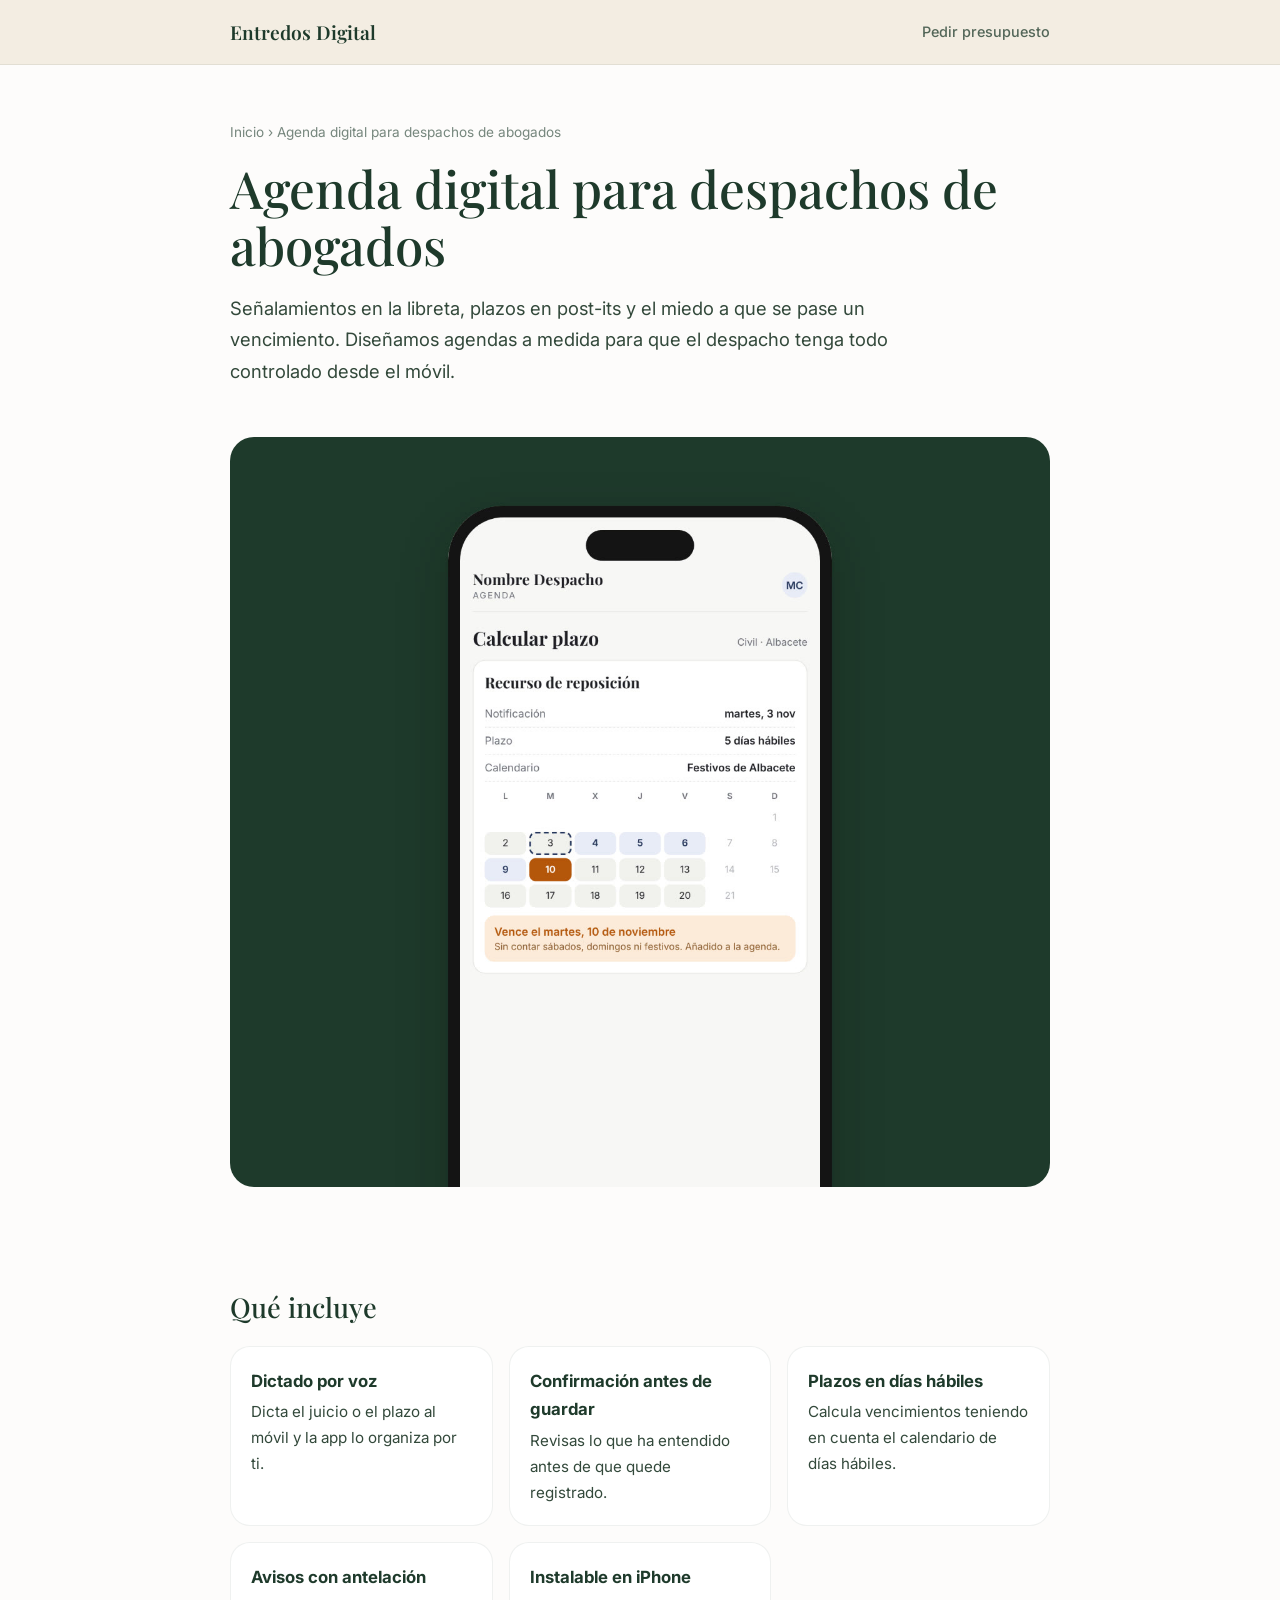
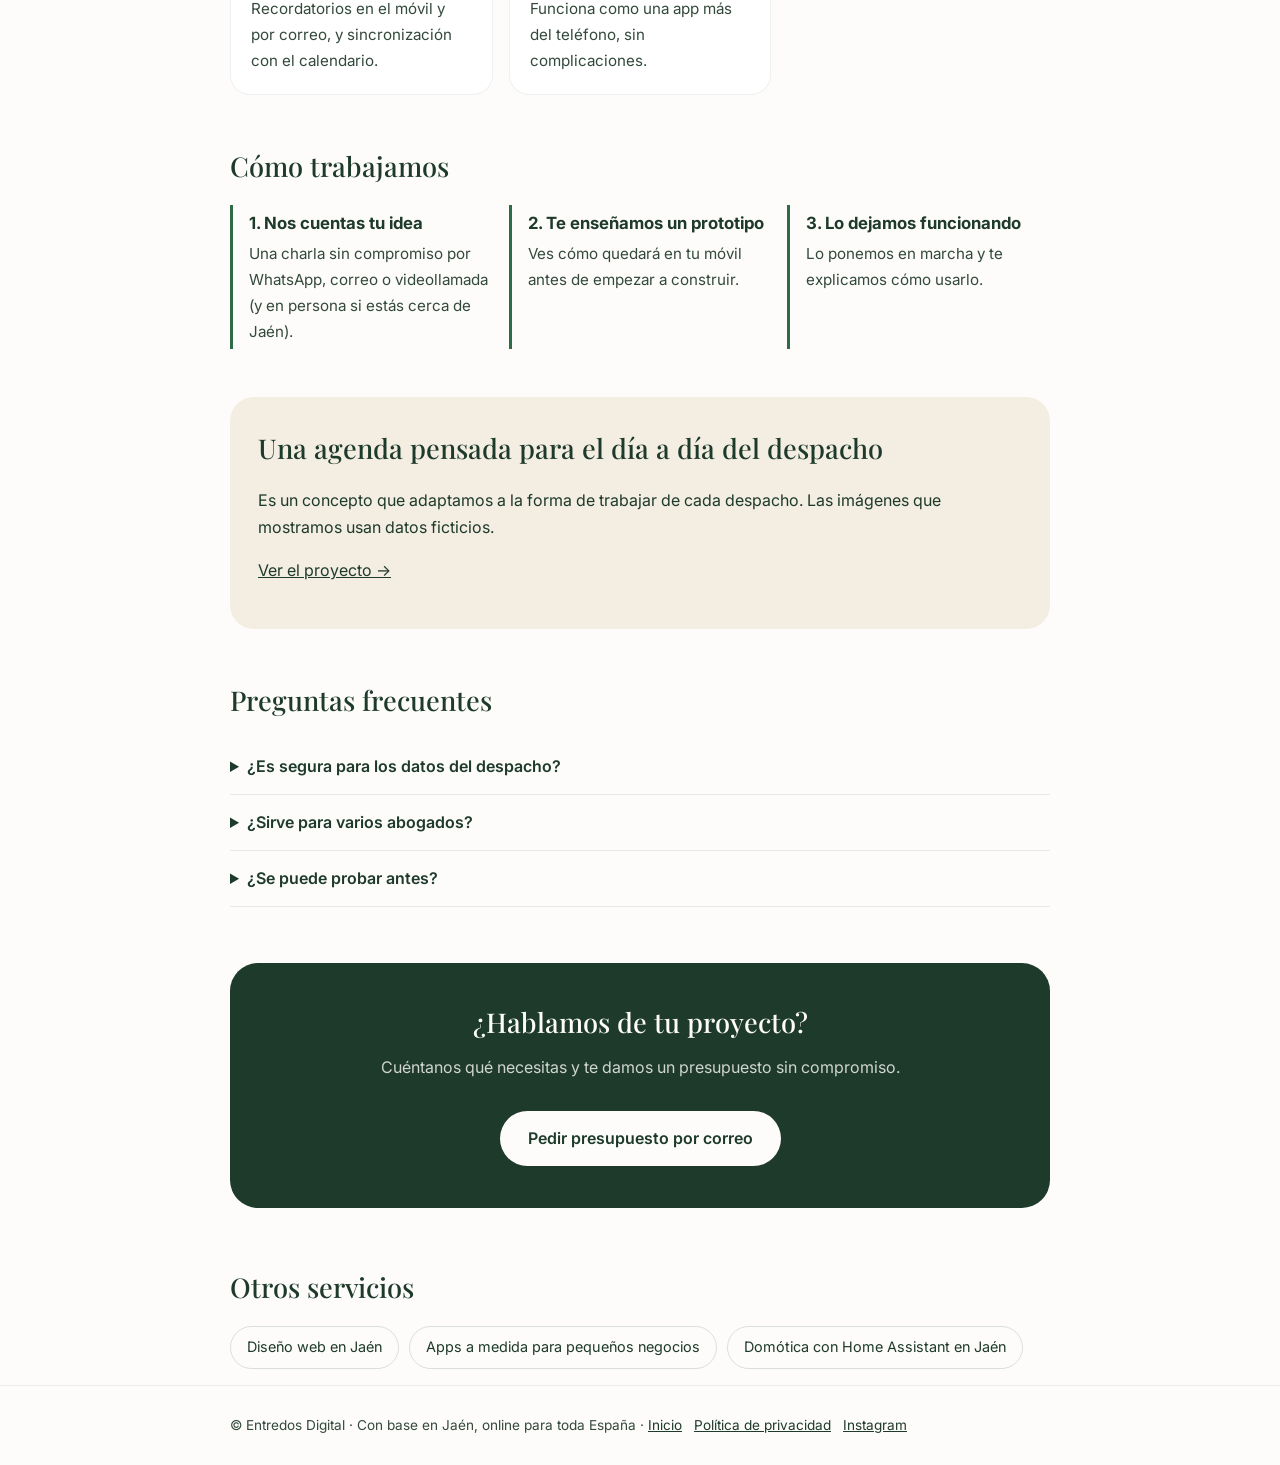
<file: agenda-abogados/index.html>
<!doctype html>
<html lang="es">
<head>
<meta charset="UTF-8" />
<meta name="viewport" content="width=device-width, initial-scale=1.0" />
<title>Agenda para despachos de abogados: plazos y señalamientos | Entredos Digital</title>
<meta name="description" content="Agenda a medida para despachos: dicta juicios y plazos al móvil, calcula vencimientos en días hábiles y recibe avisos a tiempo." />
<meta name="robots" content="index, follow, max-image-preview:large" />
<link rel="canonical" href="https://entredosdigital.netlify.app/agenda-abogados/" />
<meta property="og:type" content="website" />
<meta property="og:locale" content="es_ES" />
<meta property="og:site_name" content="Entredos Digital" />
<meta property="og:url" content="https://entredosdigital.netlify.app/agenda-abogados/" />
<meta property="og:title" content="Agenda para despachos de abogados: plazos y señalamientos | Entredos Digital" />
<meta property="og:description" content="Agenda a medida para despachos: dicta juicios y plazos al móvil, calcula vencimientos en días hábiles y recibe avisos a tiempo." />
<meta property="og:image" content="https://entredosdigital.netlify.app/assets/agenda-juridica-DWU9YuHh.jpg" />
<meta name="twitter:card" content="summary_large_image" />
<link rel="icon" type="image/png" href="/favicon.png" />
<link rel="apple-touch-icon" href="/apple-touch-icon.png" />
<meta name="theme-color" content="#1E3A2B" />
<link rel="preconnect" href="https://fonts.googleapis.com" />
<link rel="preconnect" href="https://fonts.gstatic.com" crossorigin />
<link href="https://fonts.googleapis.com/css2?family=Inter:wght@400;500;600&family=Playfair+Display:wght@500;600&display=swap" rel="stylesheet" />
<style>
:root{--crema:#F3EDE2;--fondo:#fdfcfb;--verde:#1E3A2B;--acento:#2F6B47;--texto:#33493b}
*{box-sizing:border-box}
body{margin:0;background:var(--fondo);color:var(--verde);font:16px/1.7 Inter,system-ui,sans-serif;-webkit-font-smoothing:antialiased}
a{color:var(--verde)}
.wrap{max-width:860px;margin:0 auto;padding:0 20px}
header{background:var(--crema);border-bottom:1px solid rgba(30,58,43,.08)}
header .wrap{display:flex;align-items:center;justify-content:space-between;height:64px}
header a{text-decoration:none}
.marca{font-family:"Playfair Display",serif;font-weight:600;font-size:1.2rem}
.volver{font-size:.9rem;font-weight:500;opacity:.75}
.hero{padding:56px 0 32px}
.migas{font-size:.85rem;opacity:.6;margin-bottom:16px}
.migas a{text-decoration:none}
h1{font-family:"Playfair Display",serif;font-weight:500;font-size:clamp(2.1rem,6vw,3.2rem);line-height:1.12;margin:0 0 16px}
h2{font-family:"Playfair Display",serif;font-weight:500;font-size:1.7rem;margin:48px 0 16px}
h3{font-size:1.05rem;margin:0 0 4px}
.lead{font-size:1.15rem;color:var(--texto);max-width:680px}
.foto{width:100%;border-radius:24px;margin:32px 0 8px;aspect-ratio:16/10;object-fit:cover;background:var(--crema)}
.lista{display:grid;gap:16px;grid-template-columns:repeat(auto-fit,minmax(240px,1fr));padding:0;list-style:none}
.lista li{background:#fff;border:1px solid rgba(30,58,43,.07);border-radius:20px;padding:20px}
.lista p,.paso p,.faq p{margin:0;color:var(--texto);font-size:.95rem}
.pasos{display:grid;gap:16px;grid-template-columns:repeat(auto-fit,minmax(220px,1fr))}
.paso{border-left:3px solid var(--acento);padding:4px 0 4px 16px}
.ejemplo{background:var(--crema);border-radius:24px;padding:28px;margin-top:48px}
.ejemplo h2{margin-top:0}
.faq details{border-bottom:1px solid rgba(30,58,43,.1);padding:14px 0}
.faq summary{cursor:pointer;font-weight:600}
.faq p{margin-top:8px}
.cta{background:var(--verde);color:var(--fondo);border-radius:28px;padding:36px 28px;margin:56px 0;text-align:center}
.cta h2{margin:0 0 8px;color:var(--fondo)}
.cta p{opacity:.8;margin:0 0 24px}
.btn{display:inline-block;padding:14px 28px;border-radius:999px;font-weight:600;text-decoration:none;margin:6px}
.btn-claro{background:var(--fondo);color:var(--verde)}
.btn-borde{border:1px solid rgba(253,252,251,.5);color:var(--fondo)}
.otros{display:flex;flex-wrap:wrap;gap:10px;padding:0;list-style:none}
.otros a{display:inline-block;padding:8px 16px;border:1px solid rgba(30,58,43,.15);border-radius:999px;text-decoration:none;font-size:.9rem}
footer{border-top:1px solid rgba(30,58,43,.08);padding:28px 0;font-size:.85rem;color:var(--texto)}
footer a{margin-right:12px}
</style>
<script type="application/ld+json">[{"@context":"https://schema.org","@type":"Service","name":"Agenda digital para despachos de abogados","description":"Agenda a medida para despachos: dicta juicios y plazos al móvil, calcula vencimientos en días hábiles y recibe avisos a tiempo.","serviceType":"Agenda digital para despachos de abogados","areaServed":[{"@type":"Country","name":"España"},{"@type":"City","name":"Jaén"},{"@type":"City","name":"Mengíbar"}],"provider":{"@type":"ProfessionalService","name":"Entredos Digital","url":"https://entredosdigital.netlify.app/"},"url":"https://entredosdigital.netlify.app/agenda-abogados/"},{"@context":"https://schema.org","@type":"BreadcrumbList","itemListElement":[{"@type":"ListItem","position":1,"name":"Inicio","item":"https://entredosdigital.netlify.app/"},{"@type":"ListItem","position":2,"name":"Agenda digital para despachos de abogados","item":"https://entredosdigital.netlify.app/agenda-abogados/"}]},{"@context":"https://schema.org","@type":"FAQPage","mainEntity":[{"@type":"Question","name":"¿Es segura para los datos del despacho?","acceptedAnswer":{"@type":"Answer","text":"Cada agenda se configura para el despacho que la usa, con acceso restringido. Te explicamos dónde se guardan los datos."}},{"@type":"Question","name":"¿Sirve para varios abogados?","acceptedAnswer":{"@type":"Answer","text":"Sí, se puede adaptar a despachos de una o varias personas."}},{"@type":"Question","name":"¿Se puede probar antes?","acceptedAnswer":{"@type":"Answer","text":"Sí, te enseñamos una demostración con datos ficticios en tu propio móvil."}}]}]</script>
</head>
<body>
<header><div class="wrap"><a class="marca" href="/">Entredos Digital</a><a class="volver" href="/#contacto">Pedir presupuesto</a></div></header>
<main class="wrap">
  <section class="hero">
    <nav class="migas" aria-label="Migas de pan"><a href="/">Inicio</a> › Agenda digital para despachos de abogados</nav>
    <h1>Agenda digital para despachos de abogados</h1>
    <p class="lead">Señalamientos en la libreta, plazos en post-its y el miedo a que se pase un vencimiento. Diseñamos agendas a medida para que el despacho tenga todo controlado desde el móvil.</p>
    <img class="foto" src="/assets/agenda-juridica-DWU9YuHh.jpg" alt="Agenda jurídica con datos ficticios en la pantalla de un móvil" width="1200" height="750" loading="eager" />
  </section>

  <h2>Qué incluye</h2>
  <ul class="lista">
    <li><h3>Dictado por voz</h3><p>Dicta el juicio o el plazo al móvil y la app lo organiza por ti.</p></li>
    <li><h3>Confirmación antes de guardar</h3><p>Revisas lo que ha entendido antes de que quede registrado.</p></li>
    <li><h3>Plazos en días hábiles</h3><p>Calcula vencimientos teniendo en cuenta el calendario de días hábiles.</p></li>
    <li><h3>Avisos con antelación</h3><p>Recordatorios en el móvil y por correo, y sincronización con el calendario.</p></li>
    <li><h3>Instalable en iPhone</h3><p>Funciona como una app más del teléfono, sin complicaciones.</p></li>
  </ul>

  <h2>Cómo trabajamos</h2>
  <div class="pasos">
    <div class="paso"><h3>1. Nos cuentas tu idea</h3><p>Una charla sin compromiso por WhatsApp, correo o videollamada (y en persona si estás cerca de Jaén).</p></div>
    <div class="paso"><h3>2. Te enseñamos un prototipo</h3><p>Ves cómo quedará en tu móvil antes de empezar a construir.</p></div>
    <div class="paso"><h3>3. Lo dejamos funcionando</h3><p>Lo ponemos en marcha y te explicamos cómo usarlo.</p></div>
  </div>

  <section class="ejemplo">
    <h2>Una agenda pensada para el día a día del despacho</h2>
    <p>Es un concepto que adaptamos a la forma de trabajar de cada despacho. Las imágenes que mostramos usan datos ficticios.</p>
    <p><a href="/#proyectos">Ver el proyecto →</a></p>
  </section>

  <h2>Preguntas frecuentes</h2>
  <div class="faq">
    <details><summary>¿Es segura para los datos del despacho?</summary><p>Cada agenda se configura para el despacho que la usa, con acceso restringido. Te explicamos dónde se guardan los datos.</p></details>
    <details><summary>¿Sirve para varios abogados?</summary><p>Sí, se puede adaptar a despachos de una o varias personas.</p></details>
    <details><summary>¿Se puede probar antes?</summary><p>Sí, te enseñamos una demostración con datos ficticios en tu propio móvil.</p></details>
  </div>

  <section class="cta">
    <h2>¿Hablamos de tu proyecto?</h2>
    <p>Cuéntanos qué necesitas y te damos un presupuesto sin compromiso.</p>
    
    <a class="btn btn-claro" href="/#contacto">Pedir presupuesto por correo</a>
  </section>

  <h2>Otros servicios</h2>
  <ul class="otros">
    <li><a href="/diseno-web-jaen/">Diseño web en Jaén</a></li>
    <li><a href="/apps-a-medida/">Apps a medida para pequeños negocios</a></li>
    <li><a href="/domotica-home-assistant-jaen/">Domótica con Home Assistant en Jaén</a></li>
  </ul>
</main>
<footer><div class="wrap">© Entredos Digital · Con base en Jaén, online para toda España · <a href="/">Inicio</a><a href="/privacidad/">Política de privacidad</a><a href="https://www.instagram.com/entredos.digital" target="_blank" rel="noopener">Instagram</a></div></footer>
</body>
</html>
</file>
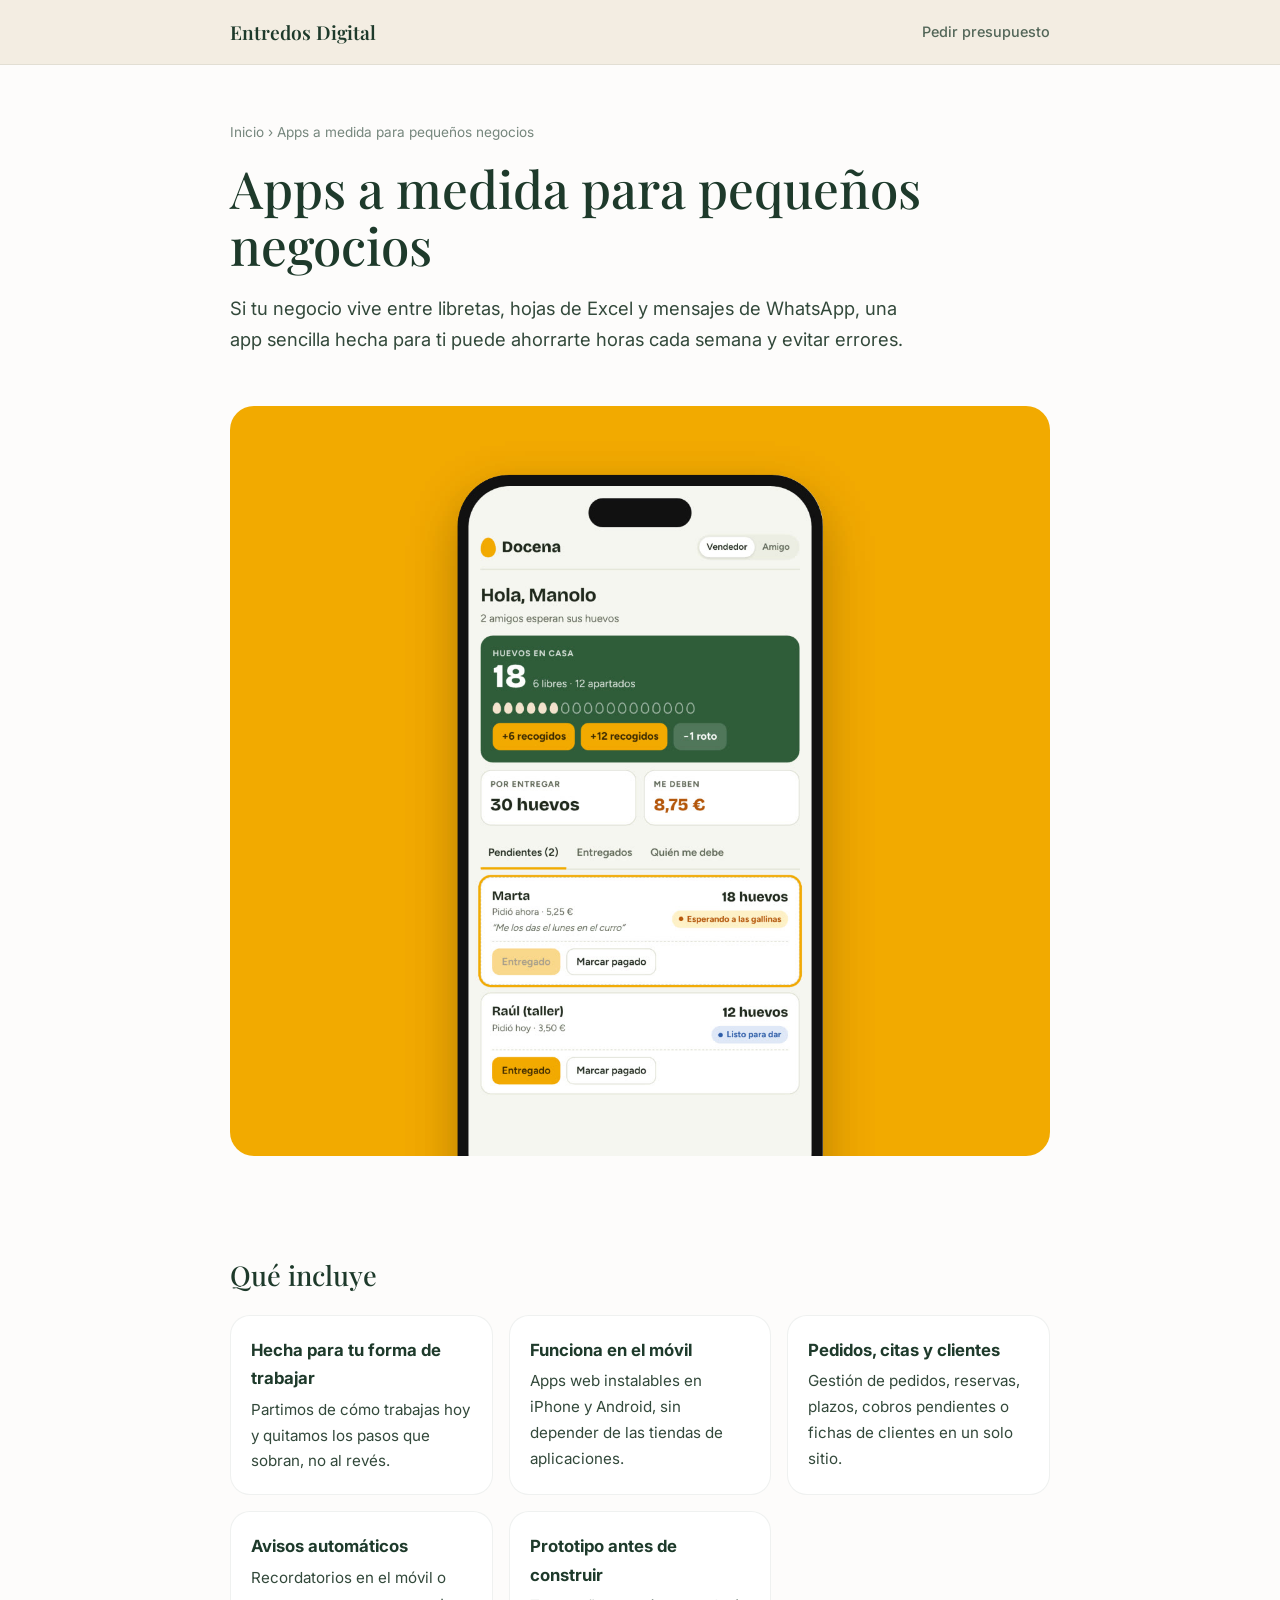
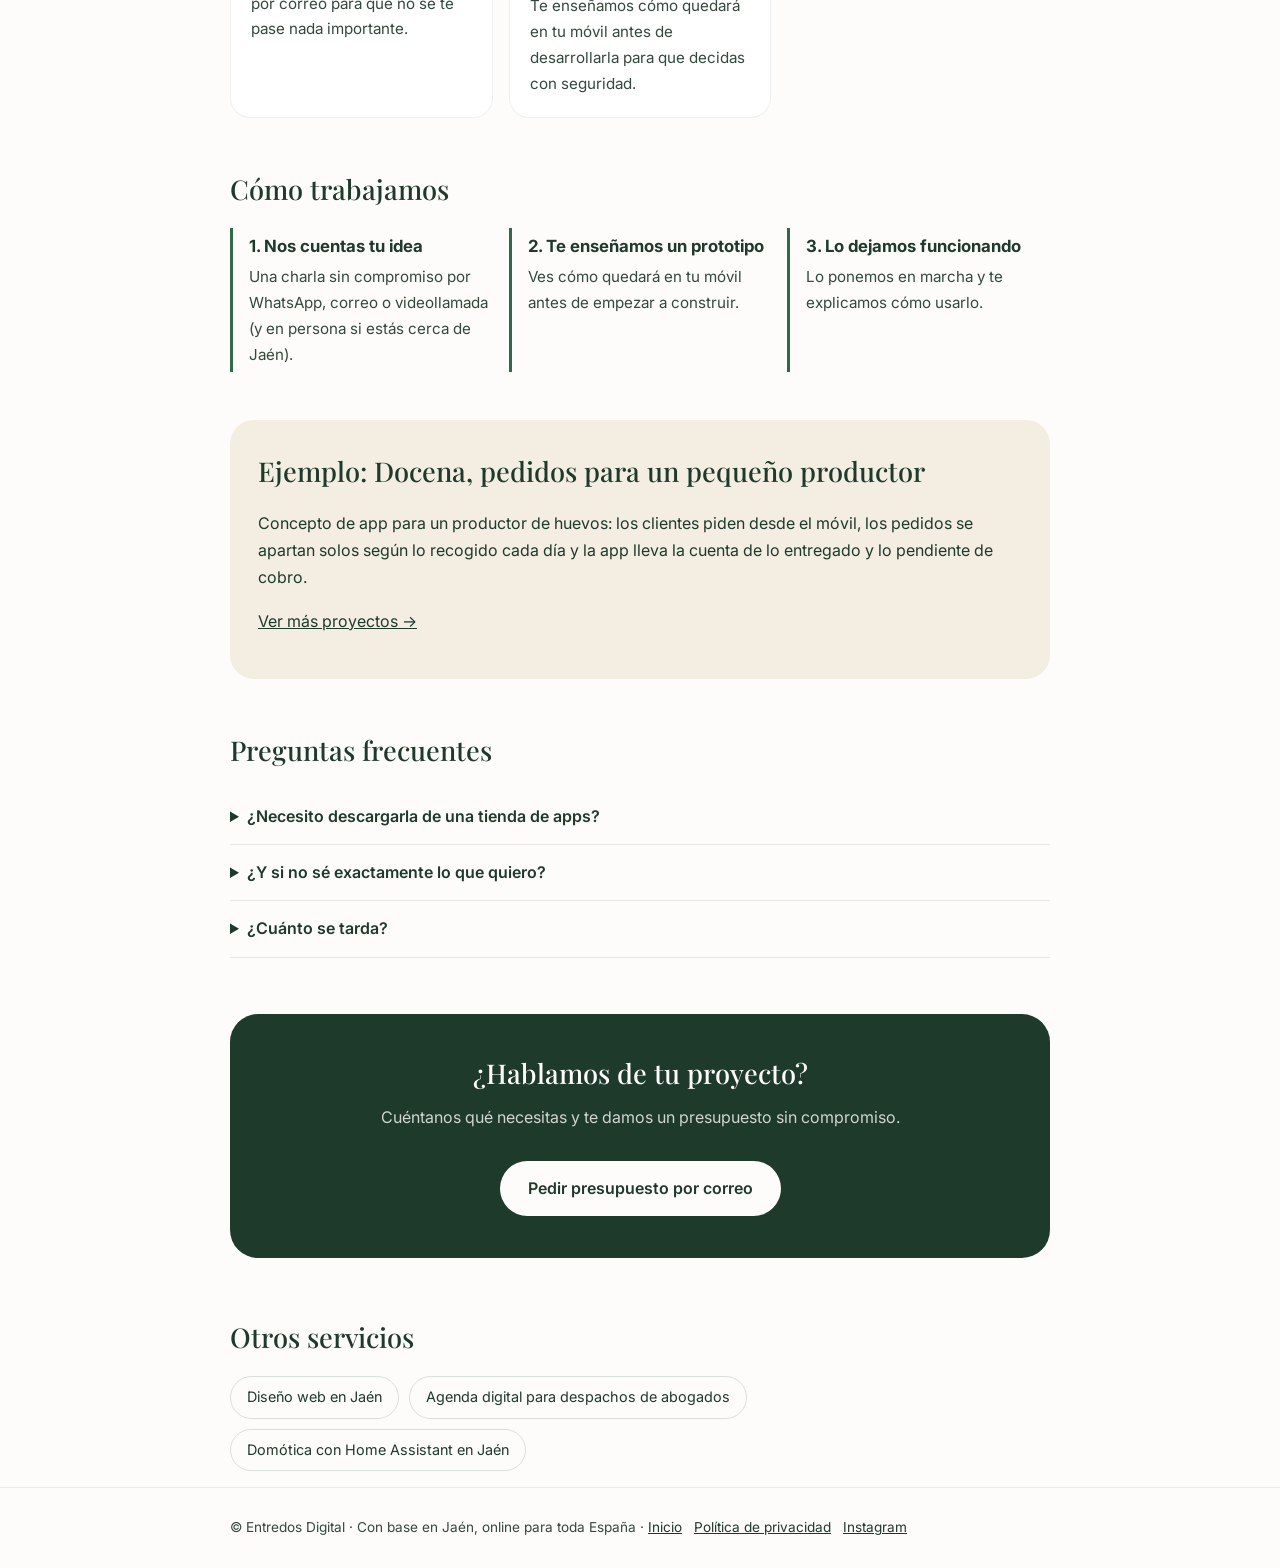
<file: apps-a-medida/index.html>
<!doctype html>
<html lang="es">
<head>
<meta charset="UTF-8" />
<meta name="viewport" content="width=device-width, initial-scale=1.0" />
<title>Apps a medida para pequeños negocios | Entredos Digital</title>
<meta name="description" content="Apps sencillas hechas a medida para gestionar pedidos, citas, plazos o clientes desde el móvil. Trabajamos online con negocios de toda España." />
<meta name="robots" content="index, follow, max-image-preview:large" />
<link rel="canonical" href="https://entredosdigital.netlify.app/apps-a-medida/" />
<meta property="og:type" content="website" />
<meta property="og:locale" content="es_ES" />
<meta property="og:site_name" content="Entredos Digital" />
<meta property="og:url" content="https://entredosdigital.netlify.app/apps-a-medida/" />
<meta property="og:title" content="Apps a medida para pequeños negocios | Entredos Digital" />
<meta property="og:description" content="Apps sencillas hechas a medida para gestionar pedidos, citas, plazos o clientes desde el móvil. Trabajamos online con negocios de toda España." />
<meta property="og:image" content="https://entredosdigital.netlify.app/assets/docena-ScZ3Xltp.jpg" />
<meta name="twitter:card" content="summary_large_image" />
<link rel="icon" type="image/png" href="/favicon.png" />
<link rel="apple-touch-icon" href="/apple-touch-icon.png" />
<meta name="theme-color" content="#1E3A2B" />
<link rel="preconnect" href="https://fonts.googleapis.com" />
<link rel="preconnect" href="https://fonts.gstatic.com" crossorigin />
<link href="https://fonts.googleapis.com/css2?family=Inter:wght@400;500;600&family=Playfair+Display:wght@500;600&display=swap" rel="stylesheet" />
<style>
:root{--crema:#F3EDE2;--fondo:#fdfcfb;--verde:#1E3A2B;--acento:#2F6B47;--texto:#33493b}
*{box-sizing:border-box}
body{margin:0;background:var(--fondo);color:var(--verde);font:16px/1.7 Inter,system-ui,sans-serif;-webkit-font-smoothing:antialiased}
a{color:var(--verde)}
.wrap{max-width:860px;margin:0 auto;padding:0 20px}
header{background:var(--crema);border-bottom:1px solid rgba(30,58,43,.08)}
header .wrap{display:flex;align-items:center;justify-content:space-between;height:64px}
header a{text-decoration:none}
.marca{font-family:"Playfair Display",serif;font-weight:600;font-size:1.2rem}
.volver{font-size:.9rem;font-weight:500;opacity:.75}
.hero{padding:56px 0 32px}
.migas{font-size:.85rem;opacity:.6;margin-bottom:16px}
.migas a{text-decoration:none}
h1{font-family:"Playfair Display",serif;font-weight:500;font-size:clamp(2.1rem,6vw,3.2rem);line-height:1.12;margin:0 0 16px}
h2{font-family:"Playfair Display",serif;font-weight:500;font-size:1.7rem;margin:48px 0 16px}
h3{font-size:1.05rem;margin:0 0 4px}
.lead{font-size:1.15rem;color:var(--texto);max-width:680px}
.foto{width:100%;border-radius:24px;margin:32px 0 8px;aspect-ratio:16/10;object-fit:cover;background:var(--crema)}
.lista{display:grid;gap:16px;grid-template-columns:repeat(auto-fit,minmax(240px,1fr));padding:0;list-style:none}
.lista li{background:#fff;border:1px solid rgba(30,58,43,.07);border-radius:20px;padding:20px}
.lista p,.paso p,.faq p{margin:0;color:var(--texto);font-size:.95rem}
.pasos{display:grid;gap:16px;grid-template-columns:repeat(auto-fit,minmax(220px,1fr))}
.paso{border-left:3px solid var(--acento);padding:4px 0 4px 16px}
.ejemplo{background:var(--crema);border-radius:24px;padding:28px;margin-top:48px}
.ejemplo h2{margin-top:0}
.faq details{border-bottom:1px solid rgba(30,58,43,.1);padding:14px 0}
.faq summary{cursor:pointer;font-weight:600}
.faq p{margin-top:8px}
.cta{background:var(--verde);color:var(--fondo);border-radius:28px;padding:36px 28px;margin:56px 0;text-align:center}
.cta h2{margin:0 0 8px;color:var(--fondo)}
.cta p{opacity:.8;margin:0 0 24px}
.btn{display:inline-block;padding:14px 28px;border-radius:999px;font-weight:600;text-decoration:none;margin:6px}
.btn-claro{background:var(--fondo);color:var(--verde)}
.btn-borde{border:1px solid rgba(253,252,251,.5);color:var(--fondo)}
.otros{display:flex;flex-wrap:wrap;gap:10px;padding:0;list-style:none}
.otros a{display:inline-block;padding:8px 16px;border:1px solid rgba(30,58,43,.15);border-radius:999px;text-decoration:none;font-size:.9rem}
footer{border-top:1px solid rgba(30,58,43,.08);padding:28px 0;font-size:.85rem;color:var(--texto)}
footer a{margin-right:12px}
</style>
<script type="application/ld+json">[{"@context":"https://schema.org","@type":"Service","name":"Desarrollo de apps a medida","description":"Apps sencillas hechas a medida para gestionar pedidos, citas, plazos o clientes desde el móvil. Trabajamos online con negocios de toda España.","serviceType":"Desarrollo de apps a medida","areaServed":[{"@type":"Country","name":"España"},{"@type":"City","name":"Jaén"},{"@type":"City","name":"Mengíbar"}],"provider":{"@type":"ProfessionalService","name":"Entredos Digital","url":"https://entredosdigital.netlify.app/"},"url":"https://entredosdigital.netlify.app/apps-a-medida/"},{"@context":"https://schema.org","@type":"BreadcrumbList","itemListElement":[{"@type":"ListItem","position":1,"name":"Inicio","item":"https://entredosdigital.netlify.app/"},{"@type":"ListItem","position":2,"name":"Apps a medida para pequeños negocios","item":"https://entredosdigital.netlify.app/apps-a-medida/"}]},{"@context":"https://schema.org","@type":"FAQPage","mainEntity":[{"@type":"Question","name":"¿Necesito descargarla de una tienda de apps?","acceptedAnswer":{"@type":"Answer","text":"No necesariamente. Muchas de nuestras apps se instalan desde el navegador y funcionan igual que una app normal en el móvil."}},{"@type":"Question","name":"¿Y si no sé exactamente lo que quiero?","acceptedAnswer":{"@type":"Answer","text":"Es lo más habitual. Nos cuentas el problema y te proponemos una solución sencilla con un prototipo."}},{"@type":"Question","name":"¿Cuánto se tarda?","acceptedAnswer":{"@type":"Answer","text":"Depende del alcance. Una primera versión útil suele estar lista en pocas semanas."}}]}]</script>
</head>
<body>
<header><div class="wrap"><a class="marca" href="/">Entredos Digital</a><a class="volver" href="/#contacto">Pedir presupuesto</a></div></header>
<main class="wrap">
  <section class="hero">
    <nav class="migas" aria-label="Migas de pan"><a href="/">Inicio</a> › Apps a medida para pequeños negocios</nav>
    <h1>Apps a medida para pequeños negocios</h1>
    <p class="lead">Si tu negocio vive entre libretas, hojas de Excel y mensajes de WhatsApp, una app sencilla hecha para ti puede ahorrarte horas cada semana y evitar errores.</p>
    <img class="foto" src="/assets/docena-ScZ3Xltp.jpg" alt="Pantallas de Docena, app de pedidos para un productor de huevos" width="1200" height="750" loading="eager" />
  </section>

  <h2>Qué incluye</h2>
  <ul class="lista">
    <li><h3>Hecha para tu forma de trabajar</h3><p>Partimos de cómo trabajas hoy y quitamos los pasos que sobran, no al revés.</p></li>
    <li><h3>Funciona en el móvil</h3><p>Apps web instalables en iPhone y Android, sin depender de las tiendas de aplicaciones.</p></li>
    <li><h3>Pedidos, citas y clientes</h3><p>Gestión de pedidos, reservas, plazos, cobros pendientes o fichas de clientes en un solo sitio.</p></li>
    <li><h3>Avisos automáticos</h3><p>Recordatorios en el móvil o por correo para que no se te pase nada importante.</p></li>
    <li><h3>Prototipo antes de construir</h3><p>Te enseñamos cómo quedará en tu móvil antes de desarrollarla para que decidas con seguridad.</p></li>
  </ul>

  <h2>Cómo trabajamos</h2>
  <div class="pasos">
    <div class="paso"><h3>1. Nos cuentas tu idea</h3><p>Una charla sin compromiso por WhatsApp, correo o videollamada (y en persona si estás cerca de Jaén).</p></div>
    <div class="paso"><h3>2. Te enseñamos un prototipo</h3><p>Ves cómo quedará en tu móvil antes de empezar a construir.</p></div>
    <div class="paso"><h3>3. Lo dejamos funcionando</h3><p>Lo ponemos en marcha y te explicamos cómo usarlo.</p></div>
  </div>

  <section class="ejemplo">
    <h2>Ejemplo: Docena, pedidos para un pequeño productor</h2>
    <p>Concepto de app para un productor de huevos: los clientes piden desde el móvil, los pedidos se apartan solos según lo recogido cada día y la app lleva la cuenta de lo entregado y lo pendiente de cobro.</p>
    <p><a href="/#proyectos">Ver más proyectos →</a></p>
  </section>

  <h2>Preguntas frecuentes</h2>
  <div class="faq">
    <details><summary>¿Necesito descargarla de una tienda de apps?</summary><p>No necesariamente. Muchas de nuestras apps se instalan desde el navegador y funcionan igual que una app normal en el móvil.</p></details>
    <details><summary>¿Y si no sé exactamente lo que quiero?</summary><p>Es lo más habitual. Nos cuentas el problema y te proponemos una solución sencilla con un prototipo.</p></details>
    <details><summary>¿Cuánto se tarda?</summary><p>Depende del alcance. Una primera versión útil suele estar lista en pocas semanas.</p></details>
  </div>

  <section class="cta">
    <h2>¿Hablamos de tu proyecto?</h2>
    <p>Cuéntanos qué necesitas y te damos un presupuesto sin compromiso.</p>
    
    <a class="btn btn-claro" href="/#contacto">Pedir presupuesto por correo</a>
  </section>

  <h2>Otros servicios</h2>
  <ul class="otros">
    <li><a href="/diseno-web-jaen/">Diseño web en Jaén</a></li>
    <li><a href="/agenda-abogados/">Agenda digital para despachos de abogados</a></li>
    <li><a href="/domotica-home-assistant-jaen/">Domótica con Home Assistant en Jaén</a></li>
  </ul>
</main>
<footer><div class="wrap">© Entredos Digital · Con base en Jaén, online para toda España · <a href="/">Inicio</a><a href="/privacidad/">Política de privacidad</a><a href="https://www.instagram.com/entredos.digital" target="_blank" rel="noopener">Instagram</a></div></footer>
</body>
</html>
</file>
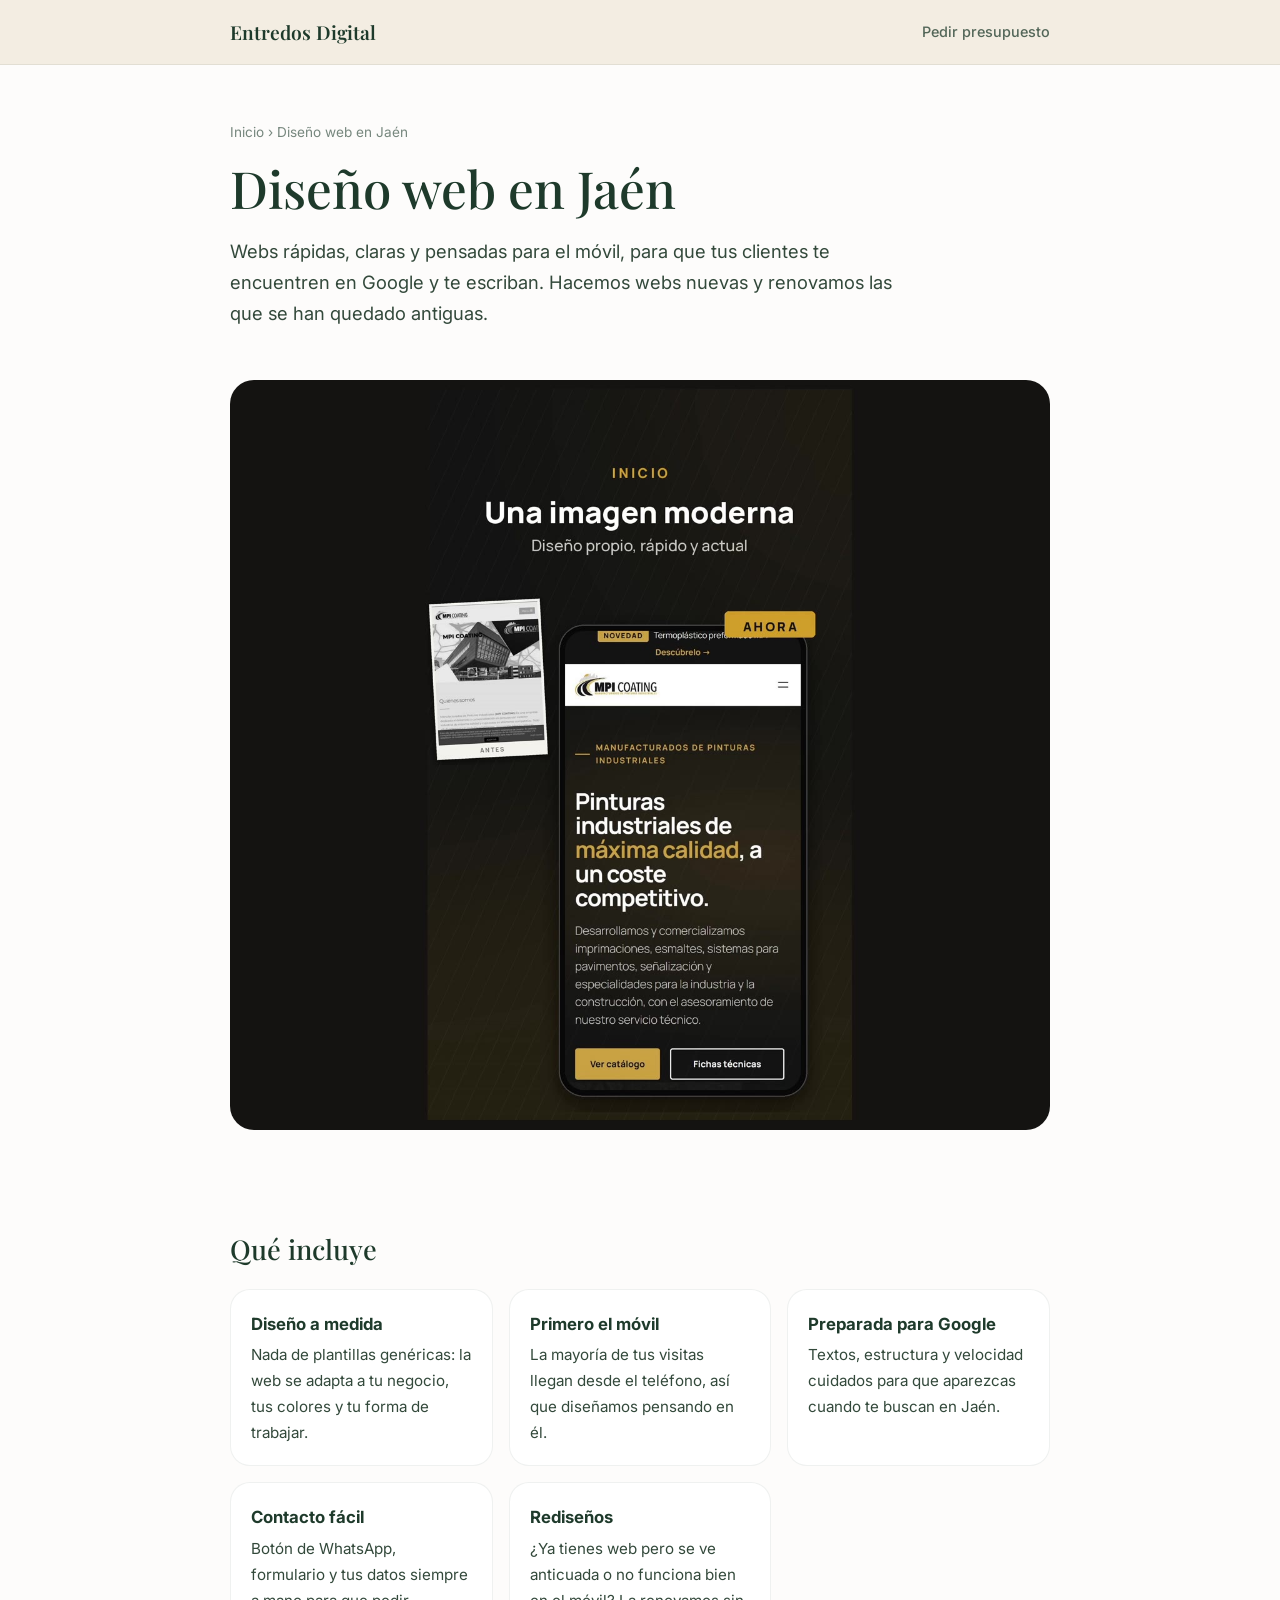
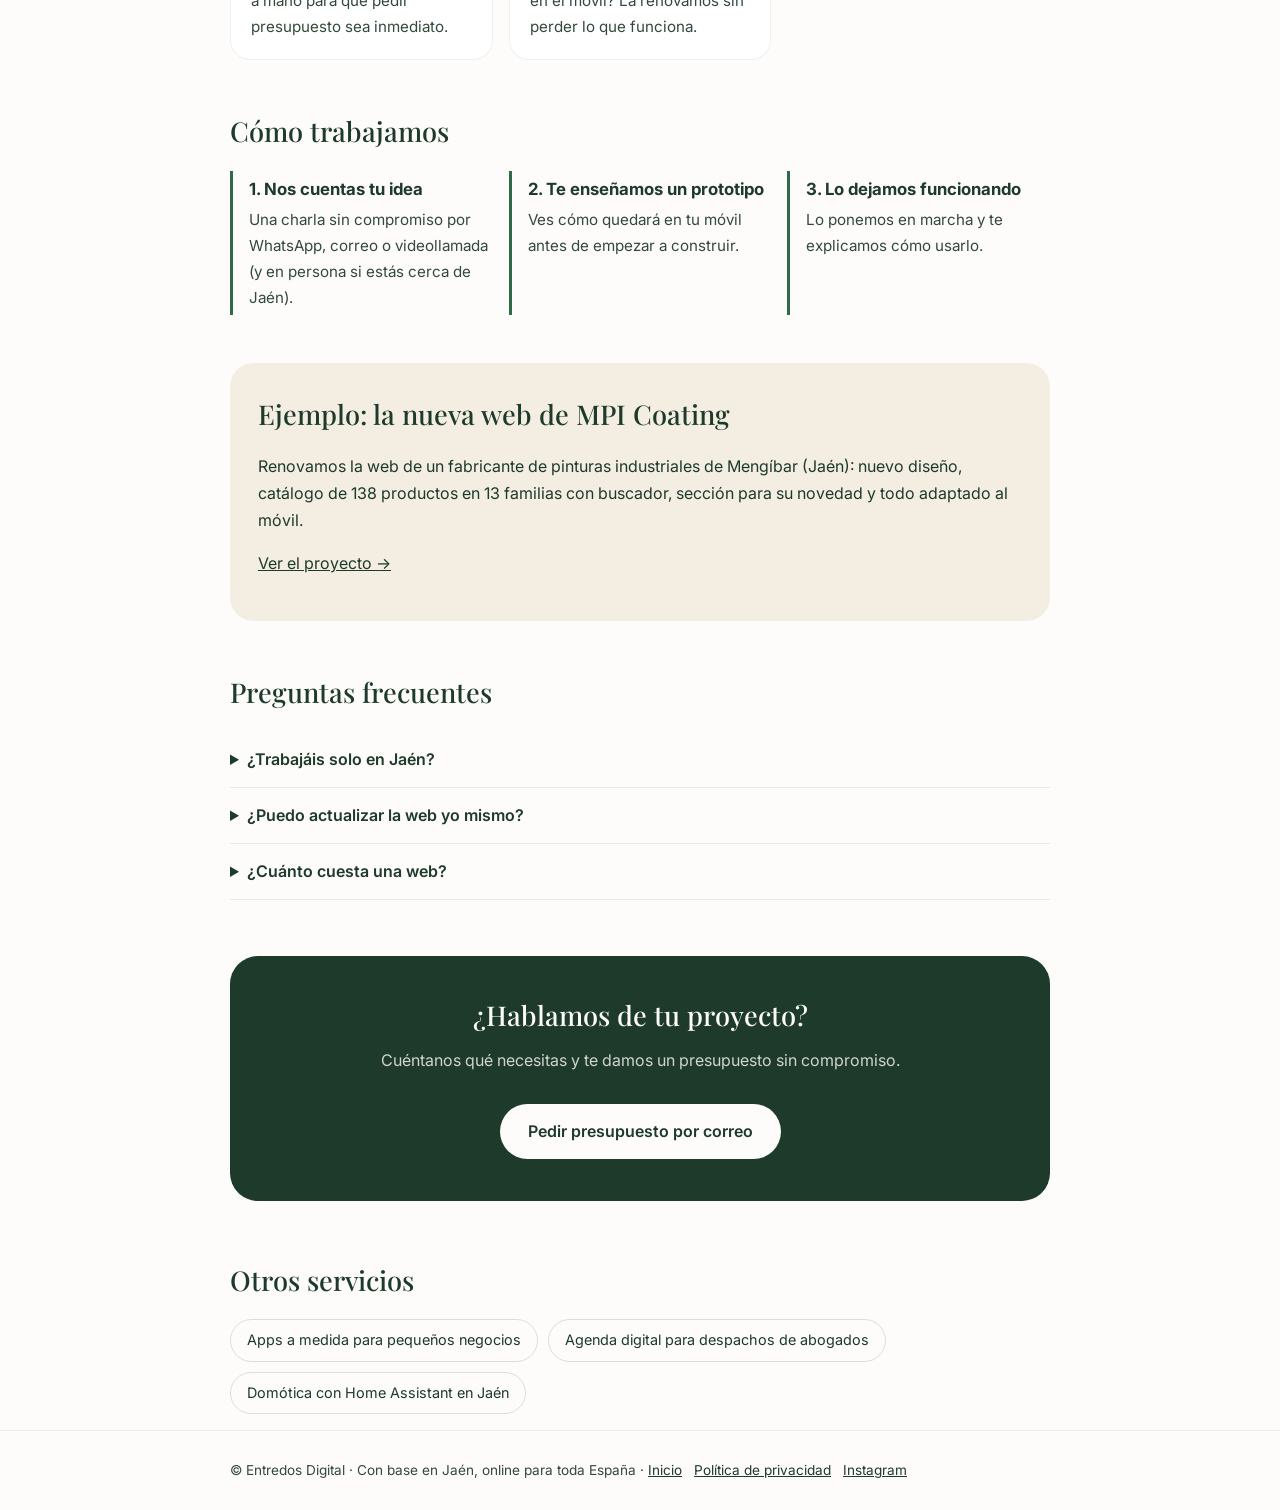
<file: diseno-web-albacete/index.html>
<!doctype html><html lang="es"><head><meta charset="utf-8"><title>Redirigiendo…</title><link rel="canonical" href="https://entredosdigital.netlify.app/diseno-web-jaen/"><meta name="robots" content="noindex"><meta http-equiv="refresh" content="0; url=/diseno-web-jaen/"></head><body><p>Esta página se ha movido a <a href="/diseno-web-jaen/">/diseno-web-jaen/</a>.</p></body></html>
</file>
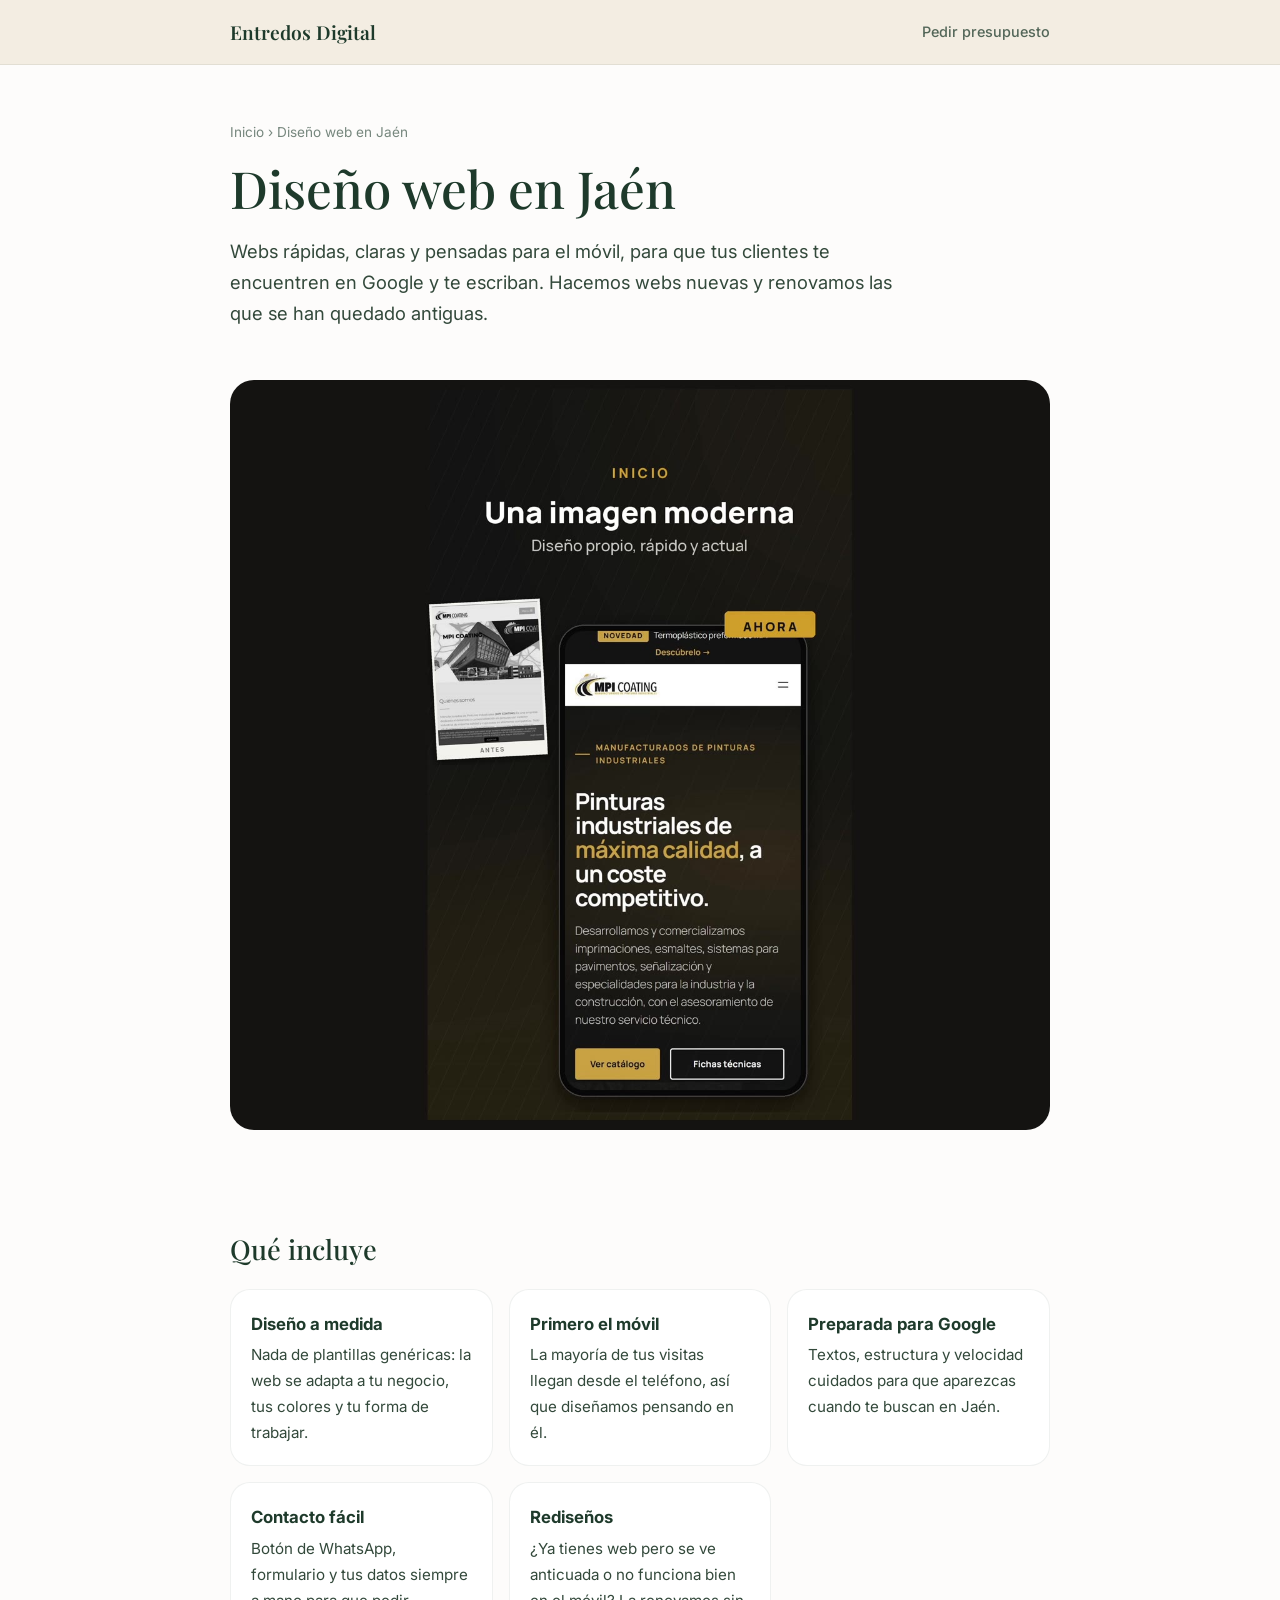
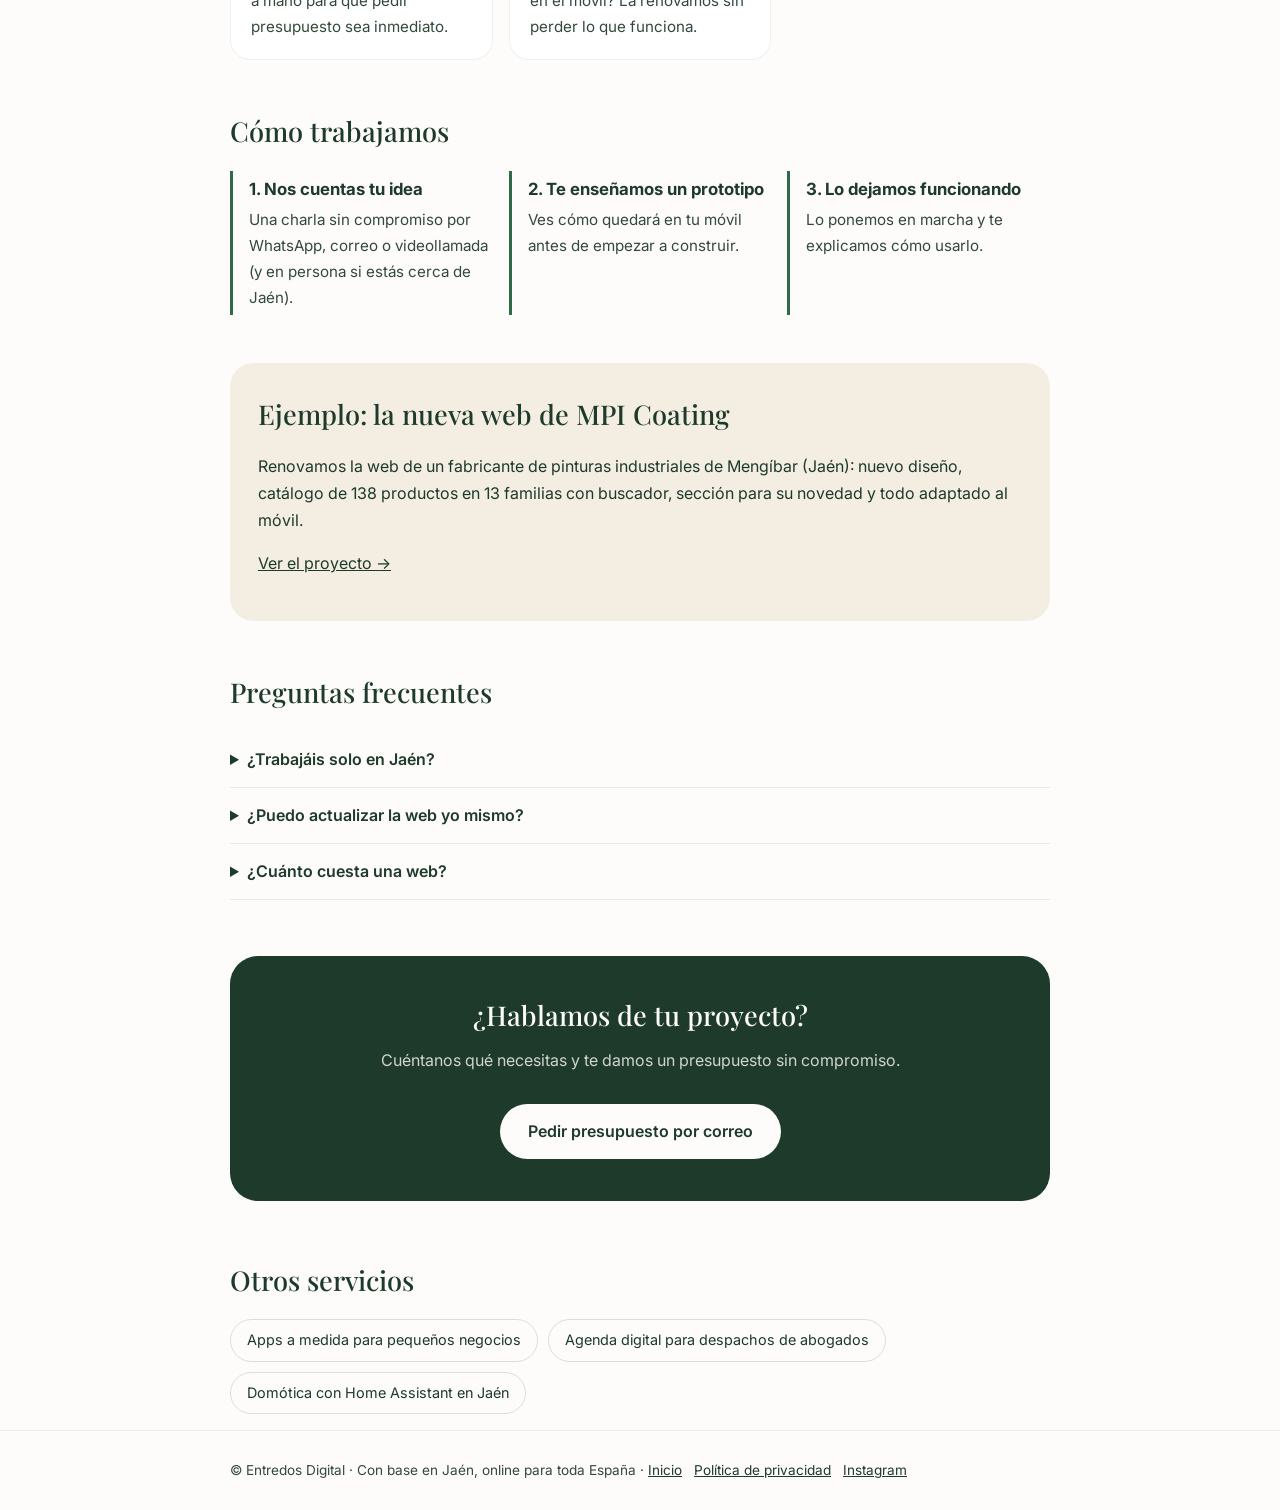
<file: diseno-web-jaen/index.html>
<!doctype html>
<html lang="es">
<head>
<meta charset="UTF-8" />
<meta name="viewport" content="width=device-width, initial-scale=1.0" />
<title>Diseño web en Jaén para pequeños negocios | Entredos Digital</title>
<meta name="description" content="Diseño y rediseño de páginas web en Jaén y Mengíbar: rápidas, adaptadas al móvil y preparadas para aparecer en Google. Presupuesto sin compromiso." />
<meta name="robots" content="index, follow, max-image-preview:large" />
<link rel="canonical" href="https://entredosdigital.netlify.app/diseno-web-jaen/" />
<meta property="og:type" content="website" />
<meta property="og:locale" content="es_ES" />
<meta property="og:site_name" content="Entredos Digital" />
<meta property="og:url" content="https://entredosdigital.netlify.app/diseno-web-jaen/" />
<meta property="og:title" content="Diseño web en Jaén para pequeños negocios | Entredos Digital" />
<meta property="og:description" content="Diseño y rediseño de páginas web en Jaén y Mengíbar: rápidas, adaptadas al móvil y preparadas para aparecer en Google. Presupuesto sin compromiso." />
<meta property="og:image" content="https://entredosdigital.netlify.app/assets/mpi-coating-1pWIpte_.jpg" />
<meta name="twitter:card" content="summary_large_image" />
<link rel="icon" type="image/png" href="/favicon.png" />
<link rel="apple-touch-icon" href="/apple-touch-icon.png" />
<meta name="theme-color" content="#1E3A2B" />
<link rel="preconnect" href="https://fonts.googleapis.com" />
<link rel="preconnect" href="https://fonts.gstatic.com" crossorigin />
<link href="https://fonts.googleapis.com/css2?family=Inter:wght@400;500;600&family=Playfair+Display:wght@500;600&display=swap" rel="stylesheet" />
<style>
:root{--crema:#F3EDE2;--fondo:#fdfcfb;--verde:#1E3A2B;--acento:#2F6B47;--texto:#33493b}
*{box-sizing:border-box}
body{margin:0;background:var(--fondo);color:var(--verde);font:16px/1.7 Inter,system-ui,sans-serif;-webkit-font-smoothing:antialiased}
a{color:var(--verde)}
.wrap{max-width:860px;margin:0 auto;padding:0 20px}
header{background:var(--crema);border-bottom:1px solid rgba(30,58,43,.08)}
header .wrap{display:flex;align-items:center;justify-content:space-between;height:64px}
header a{text-decoration:none}
.marca{font-family:"Playfair Display",serif;font-weight:600;font-size:1.2rem}
.volver{font-size:.9rem;font-weight:500;opacity:.75}
.hero{padding:56px 0 32px}
.migas{font-size:.85rem;opacity:.6;margin-bottom:16px}
.migas a{text-decoration:none}
h1{font-family:"Playfair Display",serif;font-weight:500;font-size:clamp(2.1rem,6vw,3.2rem);line-height:1.12;margin:0 0 16px}
h2{font-family:"Playfair Display",serif;font-weight:500;font-size:1.7rem;margin:48px 0 16px}
h3{font-size:1.05rem;margin:0 0 4px}
.lead{font-size:1.15rem;color:var(--texto);max-width:680px}
.foto{width:100%;border-radius:24px;margin:32px 0 8px;aspect-ratio:16/10;object-fit:cover;background:var(--crema)}
.lista{display:grid;gap:16px;grid-template-columns:repeat(auto-fit,minmax(240px,1fr));padding:0;list-style:none}
.lista li{background:#fff;border:1px solid rgba(30,58,43,.07);border-radius:20px;padding:20px}
.lista p,.paso p,.faq p{margin:0;color:var(--texto);font-size:.95rem}
.pasos{display:grid;gap:16px;grid-template-columns:repeat(auto-fit,minmax(220px,1fr))}
.paso{border-left:3px solid var(--acento);padding:4px 0 4px 16px}
.ejemplo{background:var(--crema);border-radius:24px;padding:28px;margin-top:48px}
.ejemplo h2{margin-top:0}
.faq details{border-bottom:1px solid rgba(30,58,43,.1);padding:14px 0}
.faq summary{cursor:pointer;font-weight:600}
.faq p{margin-top:8px}
.cta{background:var(--verde);color:var(--fondo);border-radius:28px;padding:36px 28px;margin:56px 0;text-align:center}
.cta h2{margin:0 0 8px;color:var(--fondo)}
.cta p{opacity:.8;margin:0 0 24px}
.btn{display:inline-block;padding:14px 28px;border-radius:999px;font-weight:600;text-decoration:none;margin:6px}
.btn-claro{background:var(--fondo);color:var(--verde)}
.btn-borde{border:1px solid rgba(253,252,251,.5);color:var(--fondo)}
.otros{display:flex;flex-wrap:wrap;gap:10px;padding:0;list-style:none}
.otros a{display:inline-block;padding:8px 16px;border:1px solid rgba(30,58,43,.15);border-radius:999px;text-decoration:none;font-size:.9rem}
footer{border-top:1px solid rgba(30,58,43,.08);padding:28px 0;font-size:.85rem;color:var(--texto)}
footer a{margin-right:12px}
</style>
<script type="application/ld+json">[{"@context":"https://schema.org","@type":"Service","name":"Diseño de páginas web","description":"Diseño y rediseño de páginas web en Jaén y Mengíbar: rápidas, adaptadas al móvil y preparadas para aparecer en Google. Presupuesto sin compromiso.","serviceType":"Diseño de páginas web","areaServed":[{"@type":"Country","name":"España"},{"@type":"City","name":"Jaén"},{"@type":"City","name":"Mengíbar"}],"provider":{"@type":"ProfessionalService","name":"Entredos Digital","url":"https://entredosdigital.netlify.app/"},"url":"https://entredosdigital.netlify.app/diseno-web-jaen/"},{"@context":"https://schema.org","@type":"BreadcrumbList","itemListElement":[{"@type":"ListItem","position":1,"name":"Inicio","item":"https://entredosdigital.netlify.app/"},{"@type":"ListItem","position":2,"name":"Diseño web en Jaén","item":"https://entredosdigital.netlify.app/diseno-web-jaen/"}]},{"@context":"https://schema.org","@type":"FAQPage","mainEntity":[{"@type":"Question","name":"¿Trabajáis solo en Jaén?","acceptedAnswer":{"@type":"Answer","text":"Estamos en Mengíbar (Jaén) y trabajamos con negocios de Jaén capital y la provincia, pero una web se puede hacer en remoto para cualquier punto de España."}},{"@type":"Question","name":"¿Puedo actualizar la web yo mismo?","acceptedAnswer":{"@type":"Answer","text":"Sí. Según lo que necesites, te dejamos una forma sencilla de cambiar textos e imágenes, o nos encargamos nosotros del mantenimiento."}},{"@type":"Question","name":"¿Cuánto cuesta una web?","acceptedAnswer":{"@type":"Answer","text":"Depende de lo que necesites. Cuéntanos tu caso y te damos un presupuesto cerrado y sin compromiso."}}]}]</script>
</head>
<body>
<header><div class="wrap"><a class="marca" href="/">Entredos Digital</a><a class="volver" href="/#contacto">Pedir presupuesto</a></div></header>
<main class="wrap">
  <section class="hero">
    <nav class="migas" aria-label="Migas de pan"><a href="/">Inicio</a> › Diseño web en Jaén</nav>
    <h1>Diseño web en Jaén</h1>
    <p class="lead">Webs rápidas, claras y pensadas para el móvil, para que tus clientes te encuentren en Google y te escriban. Hacemos webs nuevas y renovamos las que se han quedado antiguas.</p>
    <img class="foto" src="/assets/mpi-coating-1pWIpte_.jpg" alt="Nueva web de MPI Coating vista en un móvil" width="1200" height="750" loading="eager" />
  </section>

  <h2>Qué incluye</h2>
  <ul class="lista">
    <li><h3>Diseño a medida</h3><p>Nada de plantillas genéricas: la web se adapta a tu negocio, tus colores y tu forma de trabajar.</p></li>
    <li><h3>Primero el móvil</h3><p>La mayoría de tus visitas llegan desde el teléfono, así que diseñamos pensando en él.</p></li>
    <li><h3>Preparada para Google</h3><p>Textos, estructura y velocidad cuidados para que aparezcas cuando te buscan en Jaén.</p></li>
    <li><h3>Contacto fácil</h3><p>Botón de WhatsApp, formulario y tus datos siempre a mano para que pedir presupuesto sea inmediato.</p></li>
    <li><h3>Rediseños</h3><p>¿Ya tienes web pero se ve anticuada o no funciona bien en el móvil? La renovamos sin perder lo que funciona.</p></li>
  </ul>

  <h2>Cómo trabajamos</h2>
  <div class="pasos">
    <div class="paso"><h3>1. Nos cuentas tu idea</h3><p>Una charla sin compromiso por WhatsApp, correo o videollamada (y en persona si estás cerca de Jaén).</p></div>
    <div class="paso"><h3>2. Te enseñamos un prototipo</h3><p>Ves cómo quedará en tu móvil antes de empezar a construir.</p></div>
    <div class="paso"><h3>3. Lo dejamos funcionando</h3><p>Lo ponemos en marcha y te explicamos cómo usarlo.</p></div>
  </div>

  <section class="ejemplo">
    <h2>Ejemplo: la nueva web de MPI Coating</h2>
    <p>Renovamos la web de un fabricante de pinturas industriales de Mengíbar (Jaén): nuevo diseño, catálogo de 138 productos en 13 familias con buscador, sección para su novedad y todo adaptado al móvil.</p>
    <p><a href="/proyectos/mpi-coating/">Ver el proyecto →</a></p>
  </section>

  <h2>Preguntas frecuentes</h2>
  <div class="faq">
    <details><summary>¿Trabajáis solo en Jaén?</summary><p>Estamos en Mengíbar (Jaén) y trabajamos con negocios de Jaén capital y la provincia, pero una web se puede hacer en remoto para cualquier punto de España.</p></details>
    <details><summary>¿Puedo actualizar la web yo mismo?</summary><p>Sí. Según lo que necesites, te dejamos una forma sencilla de cambiar textos e imágenes, o nos encargamos nosotros del mantenimiento.</p></details>
    <details><summary>¿Cuánto cuesta una web?</summary><p>Depende de lo que necesites. Cuéntanos tu caso y te damos un presupuesto cerrado y sin compromiso.</p></details>
  </div>

  <section class="cta">
    <h2>¿Hablamos de tu proyecto?</h2>
    <p>Cuéntanos qué necesitas y te damos un presupuesto sin compromiso.</p>
    
    <a class="btn btn-claro" href="/#contacto">Pedir presupuesto por correo</a>
  </section>

  <h2>Otros servicios</h2>
  <ul class="otros">
    <li><a href="/apps-a-medida/">Apps a medida para pequeños negocios</a></li>
    <li><a href="/agenda-abogados/">Agenda digital para despachos de abogados</a></li>
    <li><a href="/domotica-home-assistant-jaen/">Domótica con Home Assistant en Jaén</a></li>
  </ul>
</main>
<footer><div class="wrap">© Entredos Digital · Con base en Jaén, online para toda España · <a href="/">Inicio</a><a href="/privacidad/">Política de privacidad</a><a href="https://www.instagram.com/entredos.digital" target="_blank" rel="noopener">Instagram</a></div></footer>
</body>
</html>
</file>
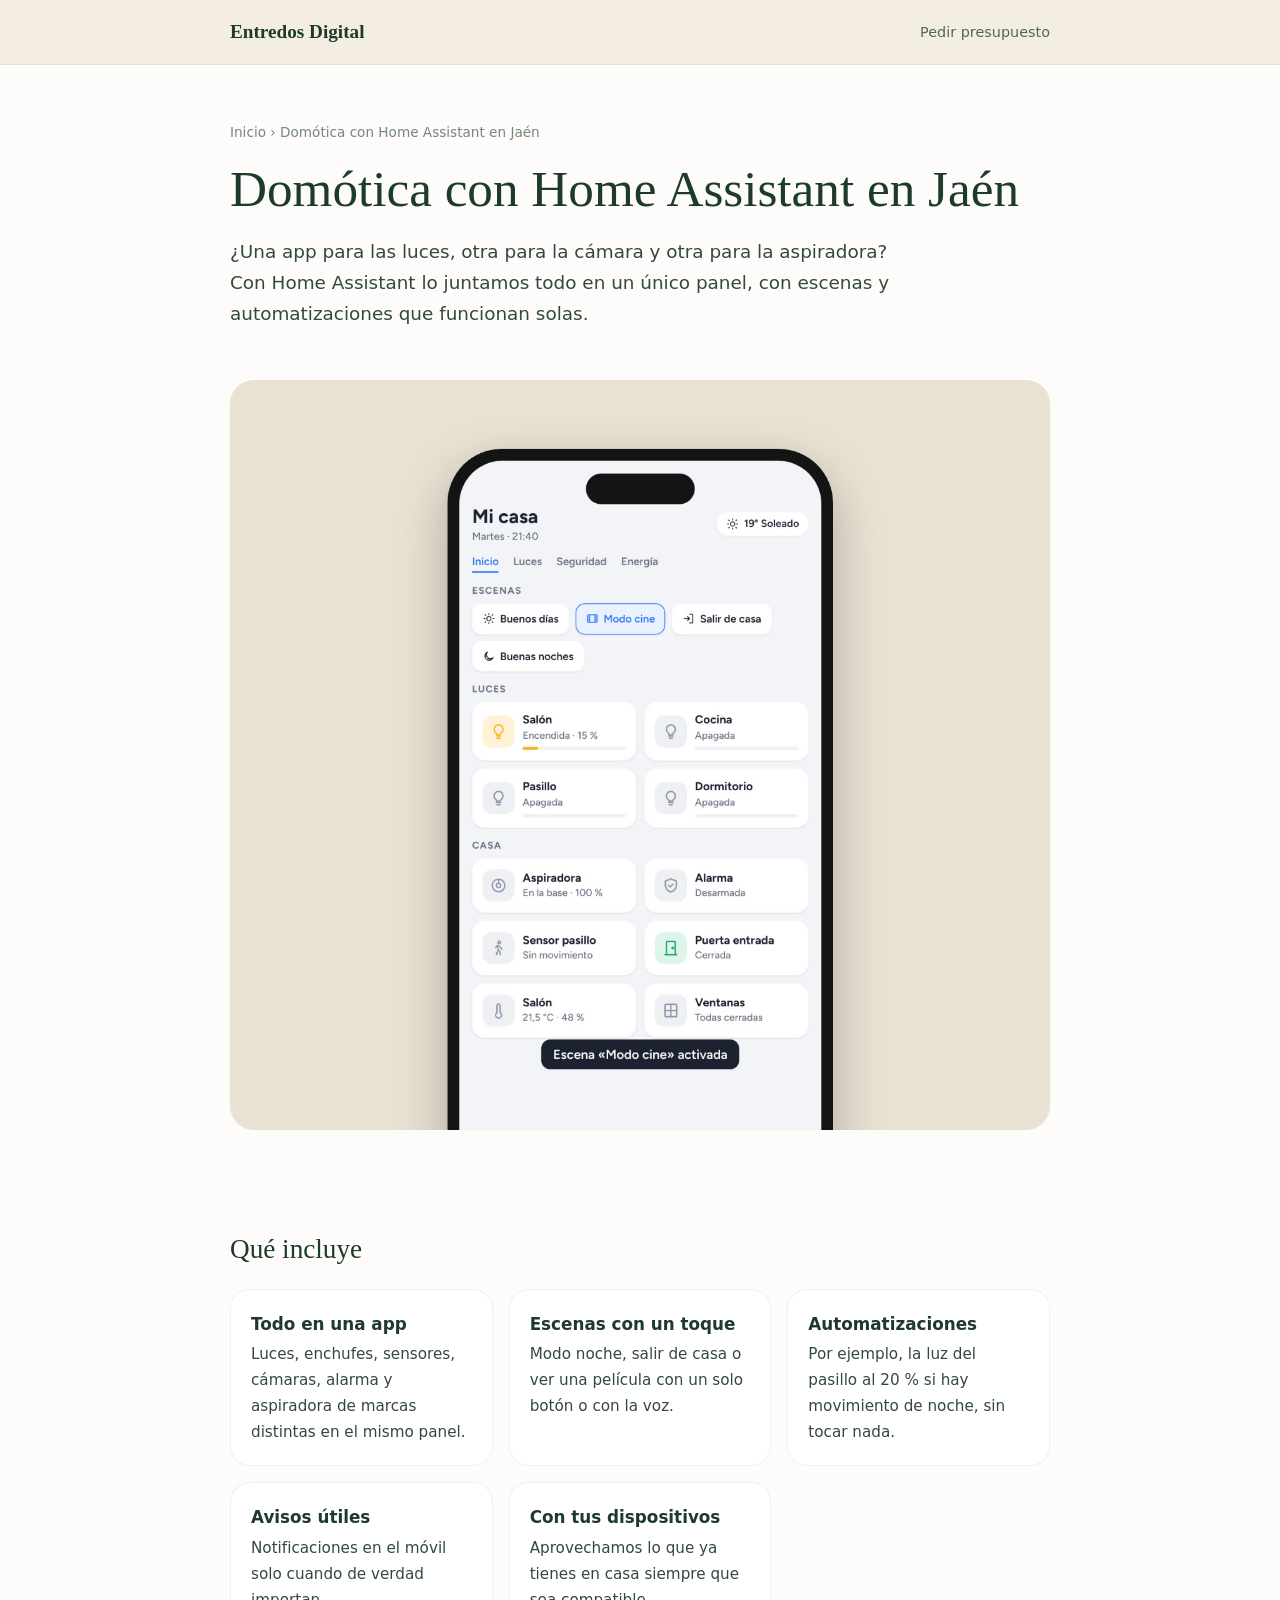
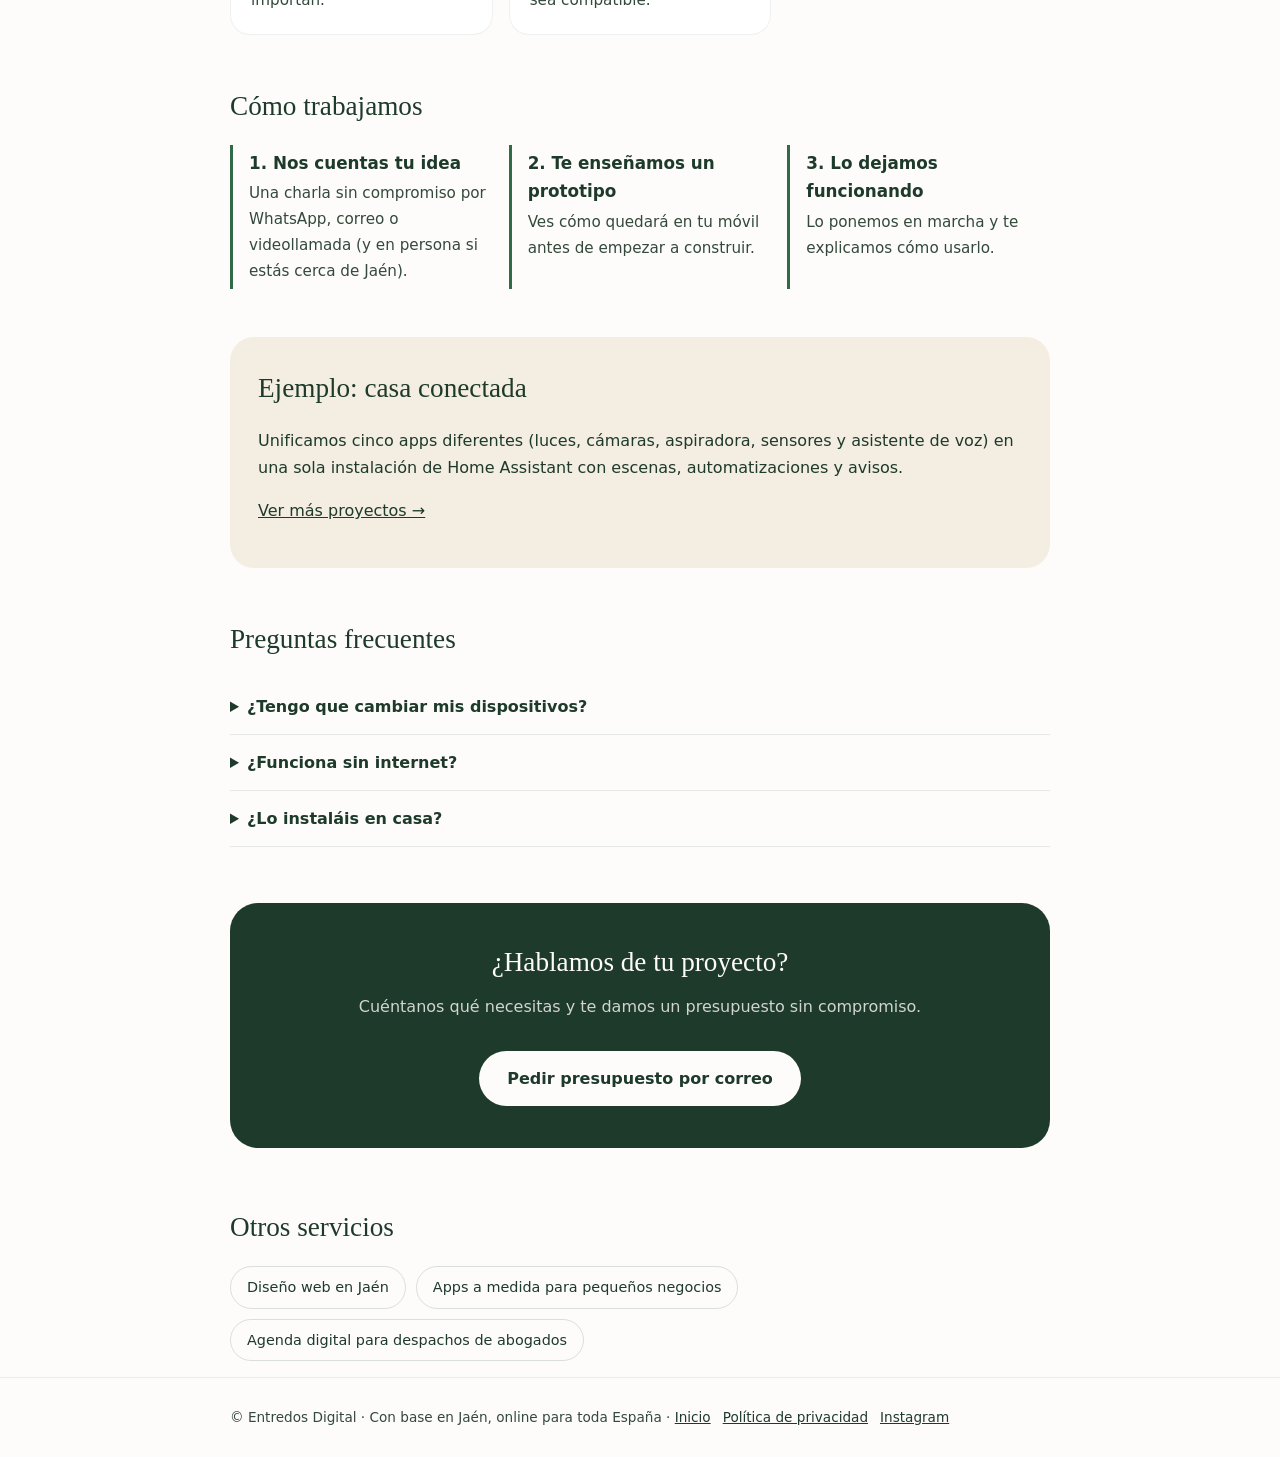
<file: domotica-home-assistant-albacete/index.html>
<!doctype html><html lang="es"><head><meta charset="utf-8"><title>Redirigiendo…</title><link rel="canonical" href="https://entredosdigital.netlify.app/domotica-home-assistant-jaen/"><meta name="robots" content="noindex"><meta http-equiv="refresh" content="0; url=/domotica-home-assistant-jaen/"></head><body><p>Esta página se ha movido a <a href="/domotica-home-assistant-jaen/">/domotica-home-assistant-jaen/</a>.</p></body></html>
</file>
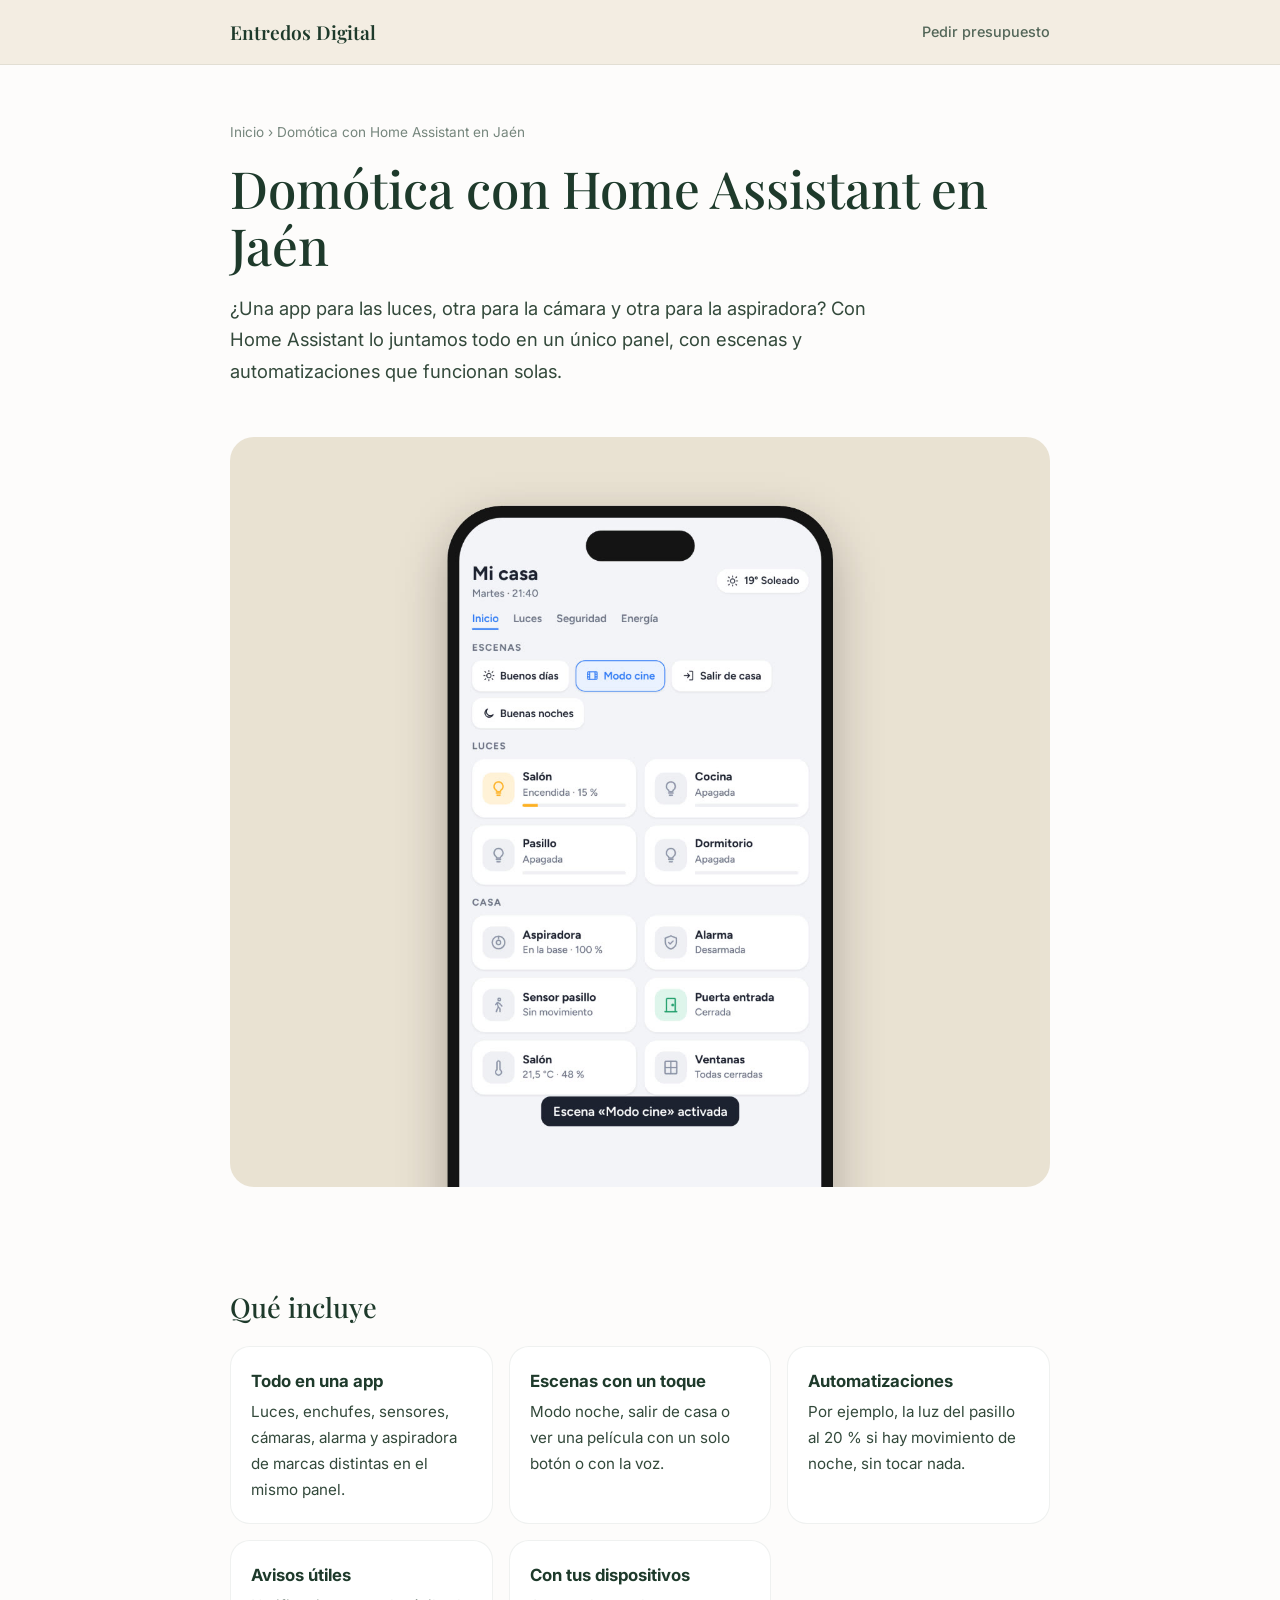
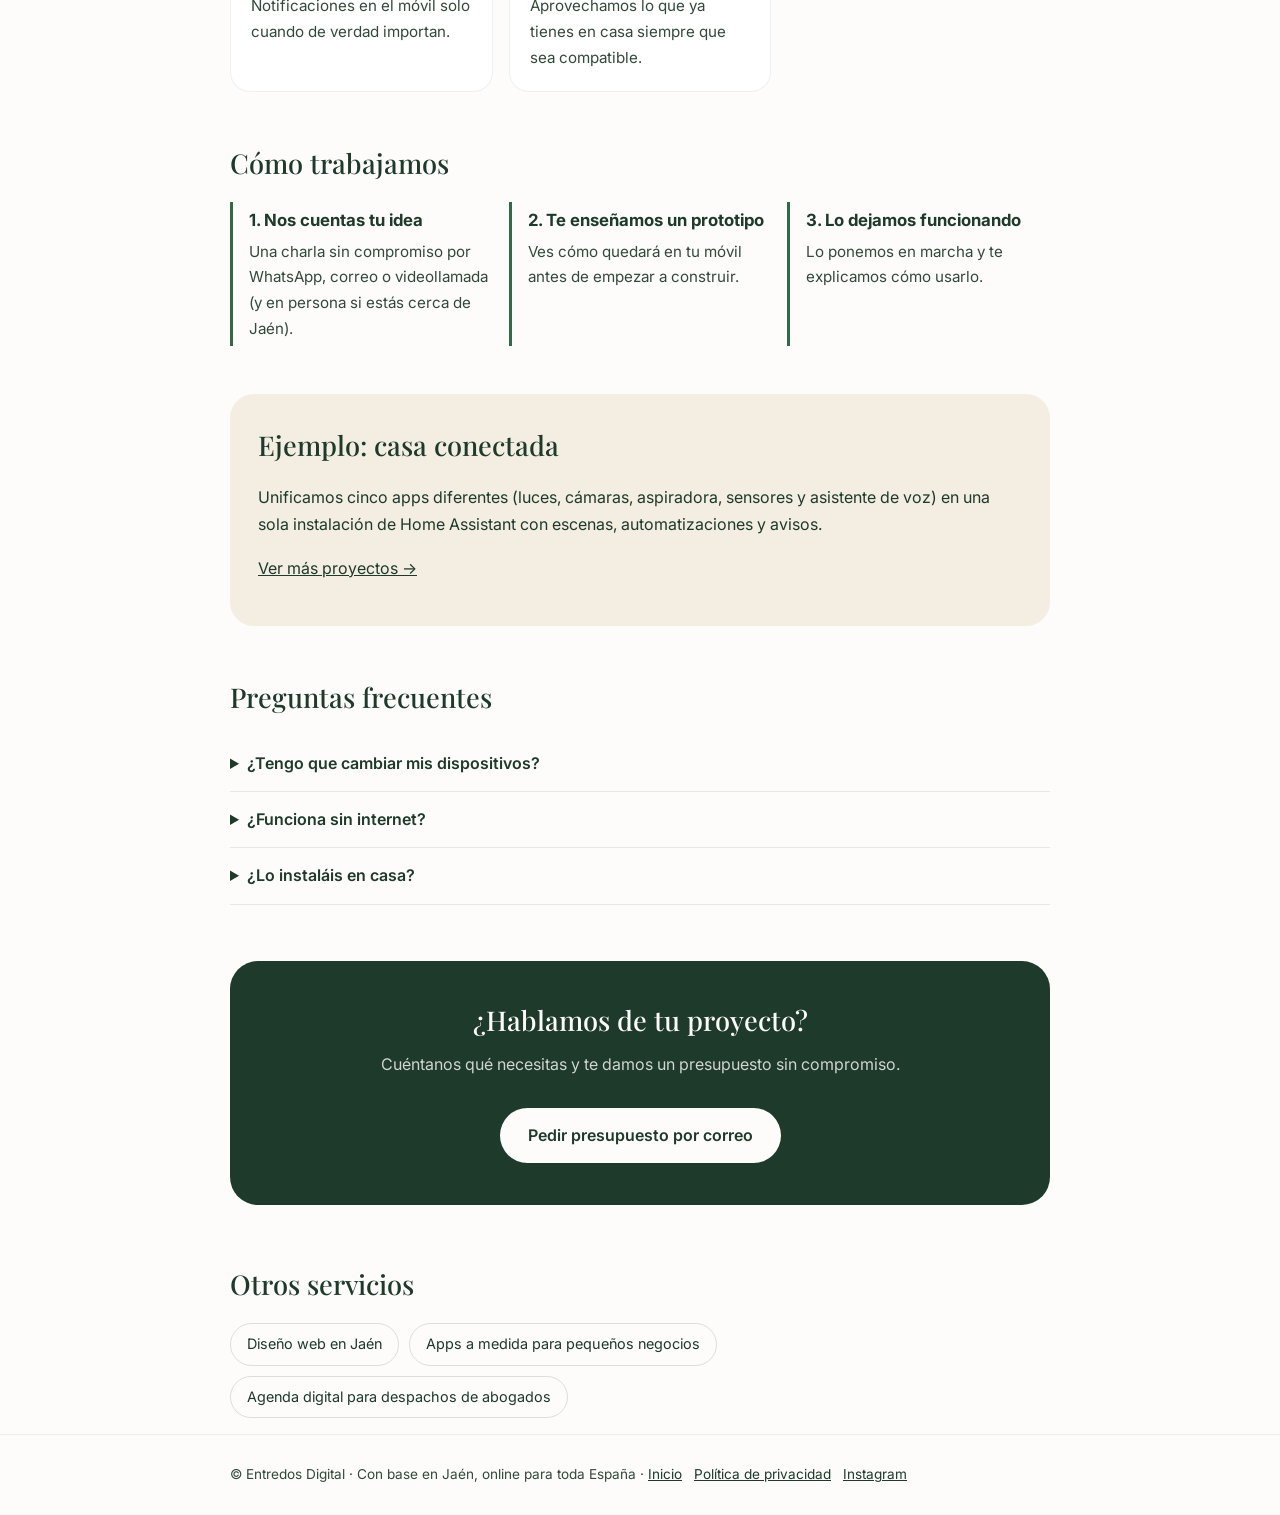
<file: domotica-home-assistant-jaen/index.html>
<!doctype html>
<html lang="es">
<head>
<meta charset="UTF-8" />
<meta name="viewport" content="width=device-width, initial-scale=1.0" />
<title>Domótica con Home Assistant en Jaén | Entredos Digital</title>
<meta name="description" content="Instalación de Home Assistant en Jaén y Mengíbar: une luces, cámaras, sensores y aspiradora de distintas marcas en una sola app con escenas y avisos." />
<meta name="robots" content="index, follow, max-image-preview:large" />
<link rel="canonical" href="https://entredosdigital.netlify.app/domotica-home-assistant-jaen/" />
<meta property="og:type" content="website" />
<meta property="og:locale" content="es_ES" />
<meta property="og:site_name" content="Entredos Digital" />
<meta property="og:url" content="https://entredosdigital.netlify.app/domotica-home-assistant-jaen/" />
<meta property="og:title" content="Domótica con Home Assistant en Jaén | Entredos Digital" />
<meta property="og:description" content="Instalación de Home Assistant en Jaén y Mengíbar: une luces, cámaras, sensores y aspiradora de distintas marcas en una sola app con escenas y avisos." />
<meta property="og:image" content="https://entredosdigital.netlify.app/assets/home-assistant-Ccu40uUs.jpg" />
<meta name="twitter:card" content="summary_large_image" />
<link rel="icon" type="image/png" href="/favicon.png" />
<link rel="apple-touch-icon" href="/apple-touch-icon.png" />
<meta name="theme-color" content="#1E3A2B" />
<link rel="preconnect" href="https://fonts.googleapis.com" />
<link rel="preconnect" href="https://fonts.gstatic.com" crossorigin />
<link href="https://fonts.googleapis.com/css2?family=Inter:wght@400;500;600&family=Playfair+Display:wght@500;600&display=swap" rel="stylesheet" />
<style>
:root{--crema:#F3EDE2;--fondo:#fdfcfb;--verde:#1E3A2B;--acento:#2F6B47;--texto:#33493b}
*{box-sizing:border-box}
body{margin:0;background:var(--fondo);color:var(--verde);font:16px/1.7 Inter,system-ui,sans-serif;-webkit-font-smoothing:antialiased}
a{color:var(--verde)}
.wrap{max-width:860px;margin:0 auto;padding:0 20px}
header{background:var(--crema);border-bottom:1px solid rgba(30,58,43,.08)}
header .wrap{display:flex;align-items:center;justify-content:space-between;height:64px}
header a{text-decoration:none}
.marca{font-family:"Playfair Display",serif;font-weight:600;font-size:1.2rem}
.volver{font-size:.9rem;font-weight:500;opacity:.75}
.hero{padding:56px 0 32px}
.migas{font-size:.85rem;opacity:.6;margin-bottom:16px}
.migas a{text-decoration:none}
h1{font-family:"Playfair Display",serif;font-weight:500;font-size:clamp(2.1rem,6vw,3.2rem);line-height:1.12;margin:0 0 16px}
h2{font-family:"Playfair Display",serif;font-weight:500;font-size:1.7rem;margin:48px 0 16px}
h3{font-size:1.05rem;margin:0 0 4px}
.lead{font-size:1.15rem;color:var(--texto);max-width:680px}
.foto{width:100%;border-radius:24px;margin:32px 0 8px;aspect-ratio:16/10;object-fit:cover;background:var(--crema)}
.lista{display:grid;gap:16px;grid-template-columns:repeat(auto-fit,minmax(240px,1fr));padding:0;list-style:none}
.lista li{background:#fff;border:1px solid rgba(30,58,43,.07);border-radius:20px;padding:20px}
.lista p,.paso p,.faq p{margin:0;color:var(--texto);font-size:.95rem}
.pasos{display:grid;gap:16px;grid-template-columns:repeat(auto-fit,minmax(220px,1fr))}
.paso{border-left:3px solid var(--acento);padding:4px 0 4px 16px}
.ejemplo{background:var(--crema);border-radius:24px;padding:28px;margin-top:48px}
.ejemplo h2{margin-top:0}
.faq details{border-bottom:1px solid rgba(30,58,43,.1);padding:14px 0}
.faq summary{cursor:pointer;font-weight:600}
.faq p{margin-top:8px}
.cta{background:var(--verde);color:var(--fondo);border-radius:28px;padding:36px 28px;margin:56px 0;text-align:center}
.cta h2{margin:0 0 8px;color:var(--fondo)}
.cta p{opacity:.8;margin:0 0 24px}
.btn{display:inline-block;padding:14px 28px;border-radius:999px;font-weight:600;text-decoration:none;margin:6px}
.btn-claro{background:var(--fondo);color:var(--verde)}
.btn-borde{border:1px solid rgba(253,252,251,.5);color:var(--fondo)}
.otros{display:flex;flex-wrap:wrap;gap:10px;padding:0;list-style:none}
.otros a{display:inline-block;padding:8px 16px;border:1px solid rgba(30,58,43,.15);border-radius:999px;text-decoration:none;font-size:.9rem}
footer{border-top:1px solid rgba(30,58,43,.08);padding:28px 0;font-size:.85rem;color:var(--texto)}
footer a{margin-right:12px}
</style>
<script type="application/ld+json">[{"@context":"https://schema.org","@type":"Service","name":"Domótica con Home Assistant","description":"Instalación de Home Assistant en Jaén y Mengíbar: une luces, cámaras, sensores y aspiradora de distintas marcas en una sola app con escenas y avisos.","serviceType":"Domótica con Home Assistant","areaServed":[{"@type":"Country","name":"España"},{"@type":"City","name":"Jaén"},{"@type":"City","name":"Mengíbar"}],"provider":{"@type":"ProfessionalService","name":"Entredos Digital","url":"https://entredosdigital.netlify.app/"},"url":"https://entredosdigital.netlify.app/domotica-home-assistant-jaen/"},{"@context":"https://schema.org","@type":"BreadcrumbList","itemListElement":[{"@type":"ListItem","position":1,"name":"Inicio","item":"https://entredosdigital.netlify.app/"},{"@type":"ListItem","position":2,"name":"Domótica con Home Assistant en Jaén","item":"https://entredosdigital.netlify.app/domotica-home-assistant-jaen/"}]},{"@context":"https://schema.org","@type":"FAQPage","mainEntity":[{"@type":"Question","name":"¿Tengo que cambiar mis dispositivos?","acceptedAnswer":{"@type":"Answer","text":"Normalmente no. Home Assistant es compatible con la mayoría de marcas habituales; revisamos lo que tienes antes de empezar."}},{"@type":"Question","name":"¿Funciona sin internet?","acceptedAnswer":{"@type":"Answer","text":"Gran parte de las automatizaciones funcionan dentro de casa aunque se caiga la conexión."}},{"@type":"Question","name":"¿Lo instaláis en casa?","acceptedAnswer":{"@type":"Answer","text":"Sí, en Mengíbar, Jaén y la provincia lo dejamos instalado y configurado en tu casa."}}]}]</script>
</head>
<body>
<header><div class="wrap"><a class="marca" href="/">Entredos Digital</a><a class="volver" href="/#contacto">Pedir presupuesto</a></div></header>
<main class="wrap">
  <section class="hero">
    <nav class="migas" aria-label="Migas de pan"><a href="/">Inicio</a> › Domótica con Home Assistant en Jaén</nav>
    <h1>Domótica con Home Assistant en Jaén</h1>
    <p class="lead">¿Una app para las luces, otra para la cámara y otra para la aspiradora? Con Home Assistant lo juntamos todo en un único panel, con escenas y automatizaciones que funcionan solas.</p>
    <img class="foto" src="/assets/home-assistant-Ccu40uUs.jpg" alt="Panel de Home Assistant con luces, sensores y cámaras" width="1200" height="750" loading="eager" />
  </section>

  <h2>Qué incluye</h2>
  <ul class="lista">
    <li><h3>Todo en una app</h3><p>Luces, enchufes, sensores, cámaras, alarma y aspiradora de marcas distintas en el mismo panel.</p></li>
    <li><h3>Escenas con un toque</h3><p>Modo noche, salir de casa o ver una película con un solo botón o con la voz.</p></li>
    <li><h3>Automatizaciones</h3><p>Por ejemplo, la luz del pasillo al 20 % si hay movimiento de noche, sin tocar nada.</p></li>
    <li><h3>Avisos útiles</h3><p>Notificaciones en el móvil solo cuando de verdad importan.</p></li>
    <li><h3>Con tus dispositivos</h3><p>Aprovechamos lo que ya tienes en casa siempre que sea compatible.</p></li>
  </ul>

  <h2>Cómo trabajamos</h2>
  <div class="pasos">
    <div class="paso"><h3>1. Nos cuentas tu idea</h3><p>Una charla sin compromiso por WhatsApp, correo o videollamada (y en persona si estás cerca de Jaén).</p></div>
    <div class="paso"><h3>2. Te enseñamos un prototipo</h3><p>Ves cómo quedará en tu móvil antes de empezar a construir.</p></div>
    <div class="paso"><h3>3. Lo dejamos funcionando</h3><p>Lo ponemos en marcha y te explicamos cómo usarlo.</p></div>
  </div>

  <section class="ejemplo">
    <h2>Ejemplo: casa conectada</h2>
    <p>Unificamos cinco apps diferentes (luces, cámaras, aspiradora, sensores y asistente de voz) en una sola instalación de Home Assistant con escenas, automatizaciones y avisos.</p>
    <p><a href="/#proyectos">Ver más proyectos →</a></p>
  </section>

  <h2>Preguntas frecuentes</h2>
  <div class="faq">
    <details><summary>¿Tengo que cambiar mis dispositivos?</summary><p>Normalmente no. Home Assistant es compatible con la mayoría de marcas habituales; revisamos lo que tienes antes de empezar.</p></details>
    <details><summary>¿Funciona sin internet?</summary><p>Gran parte de las automatizaciones funcionan dentro de casa aunque se caiga la conexión.</p></details>
    <details><summary>¿Lo instaláis en casa?</summary><p>Sí, en Mengíbar, Jaén y la provincia lo dejamos instalado y configurado en tu casa.</p></details>
  </div>

  <section class="cta">
    <h2>¿Hablamos de tu proyecto?</h2>
    <p>Cuéntanos qué necesitas y te damos un presupuesto sin compromiso.</p>
    
    <a class="btn btn-claro" href="/#contacto">Pedir presupuesto por correo</a>
  </section>

  <h2>Otros servicios</h2>
  <ul class="otros">
    <li><a href="/diseno-web-jaen/">Diseño web en Jaén</a></li>
    <li><a href="/apps-a-medida/">Apps a medida para pequeños negocios</a></li>
    <li><a href="/agenda-abogados/">Agenda digital para despachos de abogados</a></li>
  </ul>
</main>
<footer><div class="wrap">© Entredos Digital · Con base en Jaén, online para toda España · <a href="/">Inicio</a><a href="/privacidad/">Política de privacidad</a><a href="https://www.instagram.com/entredos.digital" target="_blank" rel="noopener">Instagram</a></div></footer>
</body>
</html>
</file>
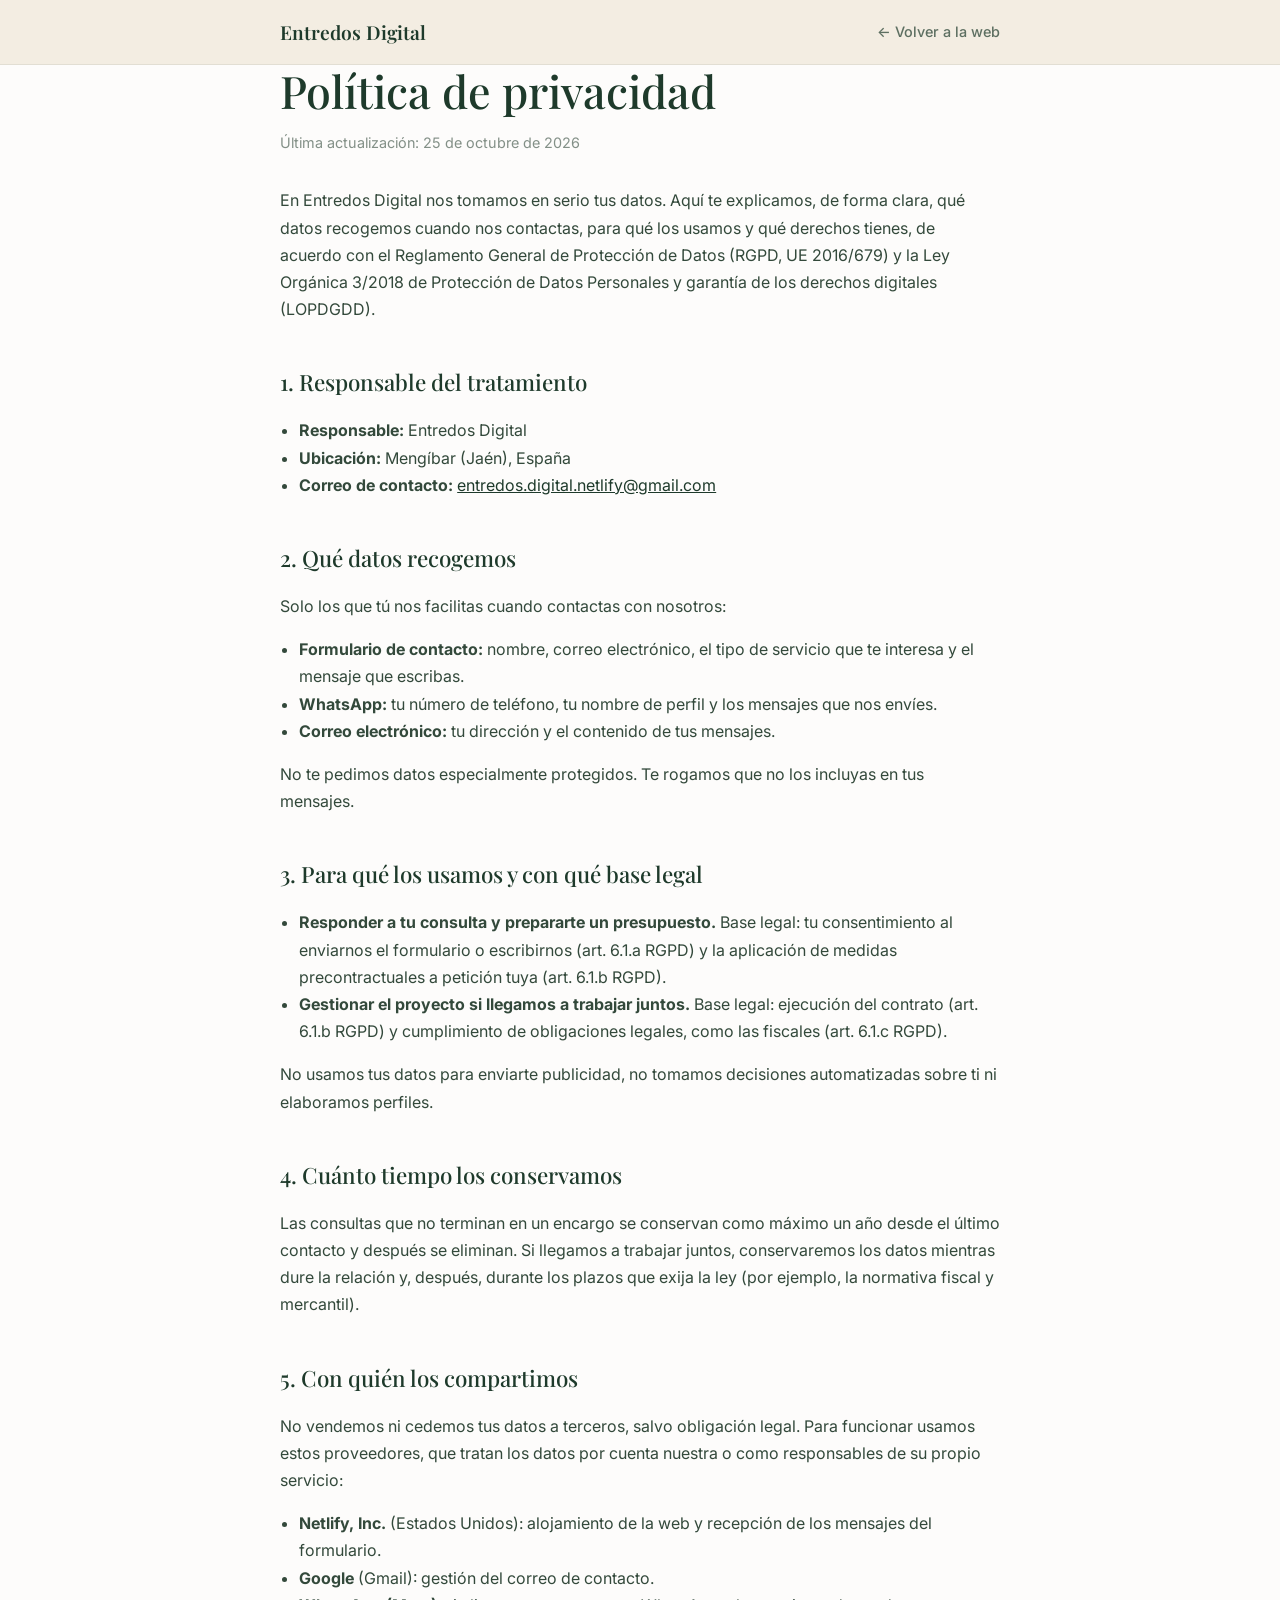
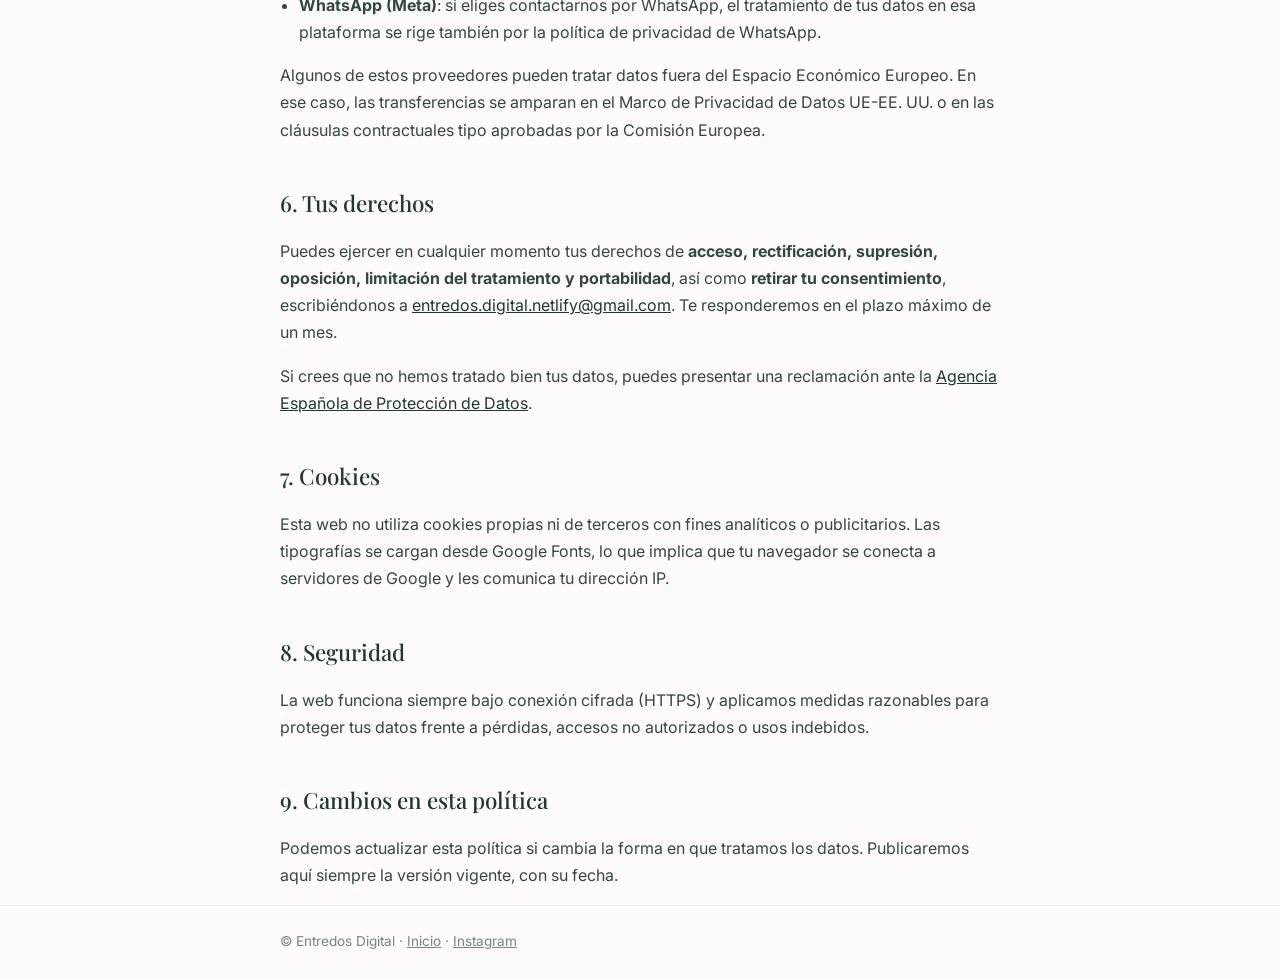
<file: privacidad/index.html>
<!doctype html>
<html lang="es">
<head>
  <meta charset="UTF-8" />
  <meta name="viewport" content="width=device-width, initial-scale=1.0" />
  <title>Política de privacidad — Entredos Digital</title>
  <meta name="description" content="Cómo trata Entredos Digital los datos personales de quienes contactan a través de su web, formulario o WhatsApp." />
  <meta name="robots" content="index, follow" />
  <link rel="canonical" href="https://entredosdigital.netlify.app/privacidad/" />
  <link rel="icon" type="image/png" href="/favicon.png" />
  <meta name="theme-color" content="#1E3A2B" />
  <link rel="preconnect" href="https://fonts.googleapis.com" />
  <link rel="preconnect" href="https://fonts.gstatic.com" crossorigin />
  <link href="https://fonts.googleapis.com/css2?family=Inter:wght@400;500;600&family=Playfair+Display:ital,wght@0,500;1,400&display=swap" rel="stylesheet" />
  <style>
    :root { --crema: #F3EDE2; --fondo: #fdfcfb; --verde: #1E3A2B; --texto: #33493b; }
    * { box-sizing: border-box; }
    body { margin: 0; background: var(--fondo); color: var(--verde); font: 16px/1.7 Inter, system-ui, sans-serif; -webkit-font-smoothing: antialiased; }
    header { background: var(--crema); border-bottom: 1px solid rgba(30,58,43,.08); }
    .wrap { max-width: 760px; margin: 0 auto; padding: 0 20px; }
    header .wrap { display: flex; align-items: center; justify-content: space-between; height: 64px; }
    header a { color: var(--verde); text-decoration: none; font-family: "Playfair Display", serif; font-weight: 600; font-size: 1.2rem; }
    header a.volver { font-family: Inter, sans-serif; font-size: .9rem; font-weight: 500; opacity: .7; }
    main { padding: 48px 0 72px; }
    h1 { font-family: "Playfair Display", serif; font-weight: 500; font-size: clamp(2rem, 6vw, 2.8rem); line-height: 1.15; margin: 0 0 8px; }
    h2 { font-family: "Playfair Display", serif; font-weight: 500; font-size: 1.4rem; margin: 40px 0 8px; }
    p, li { color: var(--texto); }
    ul { padding-left: 1.2em; }
    a { color: var(--verde); }
    .fecha { opacity: .6; font-size: .9rem; margin-bottom: 32px; }
    footer { border-top: 1px solid rgba(30,58,43,.08); padding: 24px 0; font-size: .85rem; opacity: .6; }
  </style>
</head>
<body>
  <header>
    <div class="wrap">
      <a href="/">Entredos Digital</a>
      <a class="volver" href="/#contacto">← Volver a la web</a>
    </div>
  </header>

  <main class="wrap">
    <h1>Política de privacidad</h1>
    <p class="fecha">Última actualización: 25 de octubre de 2026</p>

    <p>En Entredos Digital nos tomamos en serio tus datos. Aquí te explicamos, de forma clara, qué datos recogemos cuando nos contactas, para qué los usamos y qué derechos tienes, de acuerdo con el Reglamento General de Protección de Datos (RGPD, UE 2016/679) y la Ley Orgánica 3/2018 de Protección de Datos Personales y garantía de los derechos digitales (LOPDGDD).</p>

    <h2>1. Responsable del tratamiento</h2>
    <ul>
      <li><strong>Responsable:</strong> Entredos Digital</li>
      <li><strong>Ubicación:</strong> Mengíbar (Jaén), España</li>
      <li><strong>Correo de contacto:</strong> <a href="mailto:entredos.digital.netlify@gmail.com">entredos.digital.netlify@gmail.com</a></li>
    </ul>

    <h2>2. Qué datos recogemos</h2>
    <p>Solo los que tú nos facilitas cuando contactas con nosotros:</p>
    <ul>
      <li><strong>Formulario de contacto:</strong> nombre, correo electrónico, el tipo de servicio que te interesa y el mensaje que escribas.</li>
      <li><strong>WhatsApp:</strong> tu número de teléfono, tu nombre de perfil y los mensajes que nos envíes.</li>
      <li><strong>Correo electrónico:</strong> tu dirección y el contenido de tus mensajes.</li>
    </ul>
    <p>No te pedimos datos especialmente protegidos. Te rogamos que no los incluyas en tus mensajes.</p>

    <h2>3. Para qué los usamos y con qué base legal</h2>
    <ul>
      <li><strong>Responder a tu consulta y prepararte un presupuesto.</strong> Base legal: tu consentimiento al enviarnos el formulario o escribirnos (art. 6.1.a RGPD) y la aplicación de medidas precontractuales a petición tuya (art. 6.1.b RGPD).</li>
      <li><strong>Gestionar el proyecto si llegamos a trabajar juntos.</strong> Base legal: ejecución del contrato (art. 6.1.b RGPD) y cumplimiento de obligaciones legales, como las fiscales (art. 6.1.c RGPD).</li>
    </ul>
    <p>No usamos tus datos para enviarte publicidad, no tomamos decisiones automatizadas sobre ti ni elaboramos perfiles.</p>

    <h2>4. Cuánto tiempo los conservamos</h2>
    <p>Las consultas que no terminan en un encargo se conservan como máximo un año desde el último contacto y después se eliminan. Si llegamos a trabajar juntos, conservaremos los datos mientras dure la relación y, después, durante los plazos que exija la ley (por ejemplo, la normativa fiscal y mercantil).</p>

    <h2>5. Con quién los compartimos</h2>
    <p>No vendemos ni cedemos tus datos a terceros, salvo obligación legal. Para funcionar usamos estos proveedores, que tratan los datos por cuenta nuestra o como responsables de su propio servicio:</p>
    <ul>
      <li><strong>Netlify, Inc.</strong> (Estados Unidos): alojamiento de la web y recepción de los mensajes del formulario.</li>
      <li><strong>Google</strong> (Gmail): gestión del correo de contacto.</li>
      <li><strong>WhatsApp (Meta)</strong>: si eliges contactarnos por WhatsApp, el tratamiento de tus datos en esa plataforma se rige también por la política de privacidad de WhatsApp.</li>
    </ul>
    <p>Algunos de estos proveedores pueden tratar datos fuera del Espacio Económico Europeo. En ese caso, las transferencias se amparan en el Marco de Privacidad de Datos UE-EE. UU. o en las cláusulas contractuales tipo aprobadas por la Comisión Europea.</p>

    <h2>6. Tus derechos</h2>
    <p>Puedes ejercer en cualquier momento tus derechos de <strong>acceso, rectificación, supresión, oposición, limitación del tratamiento y portabilidad</strong>, así como <strong>retirar tu consentimiento</strong>, escribiéndonos a <a href="mailto:entredos.digital.netlify@gmail.com">entredos.digital.netlify@gmail.com</a>. Te responderemos en el plazo máximo de un mes.</p>
    <p>Si crees que no hemos tratado bien tus datos, puedes presentar una reclamación ante la <a href="https://www.aepd.es" target="_blank" rel="noopener noreferrer">Agencia Española de Protección de Datos</a>.</p>

    <h2>7. Cookies</h2>
    <p>Esta web no utiliza cookies propias ni de terceros con fines analíticos o publicitarios. Las tipografías se cargan desde Google Fonts, lo que implica que tu navegador se conecta a servidores de Google y les comunica tu dirección IP.</p>

    <h2>8. Seguridad</h2>
    <p>La web funciona siempre bajo conexión cifrada (HTTPS) y aplicamos medidas razonables para proteger tus datos frente a pérdidas, accesos no autorizados o usos indebidos.</p>

    <h2>9. Cambios en esta política</h2>
    <p>Podemos actualizar esta política si cambia la forma en que tratamos los datos. Publicaremos aquí siempre la versión vigente, con su fecha.</p>
  </main>

  <footer>
    <div class="wrap">© Entredos Digital · <a href="/">Inicio</a> · <a href="https://www.instagram.com/entredos.digital" target="_blank" rel="noopener noreferrer">Instagram</a></div>
  </footer>
</body>
</html>
</file>
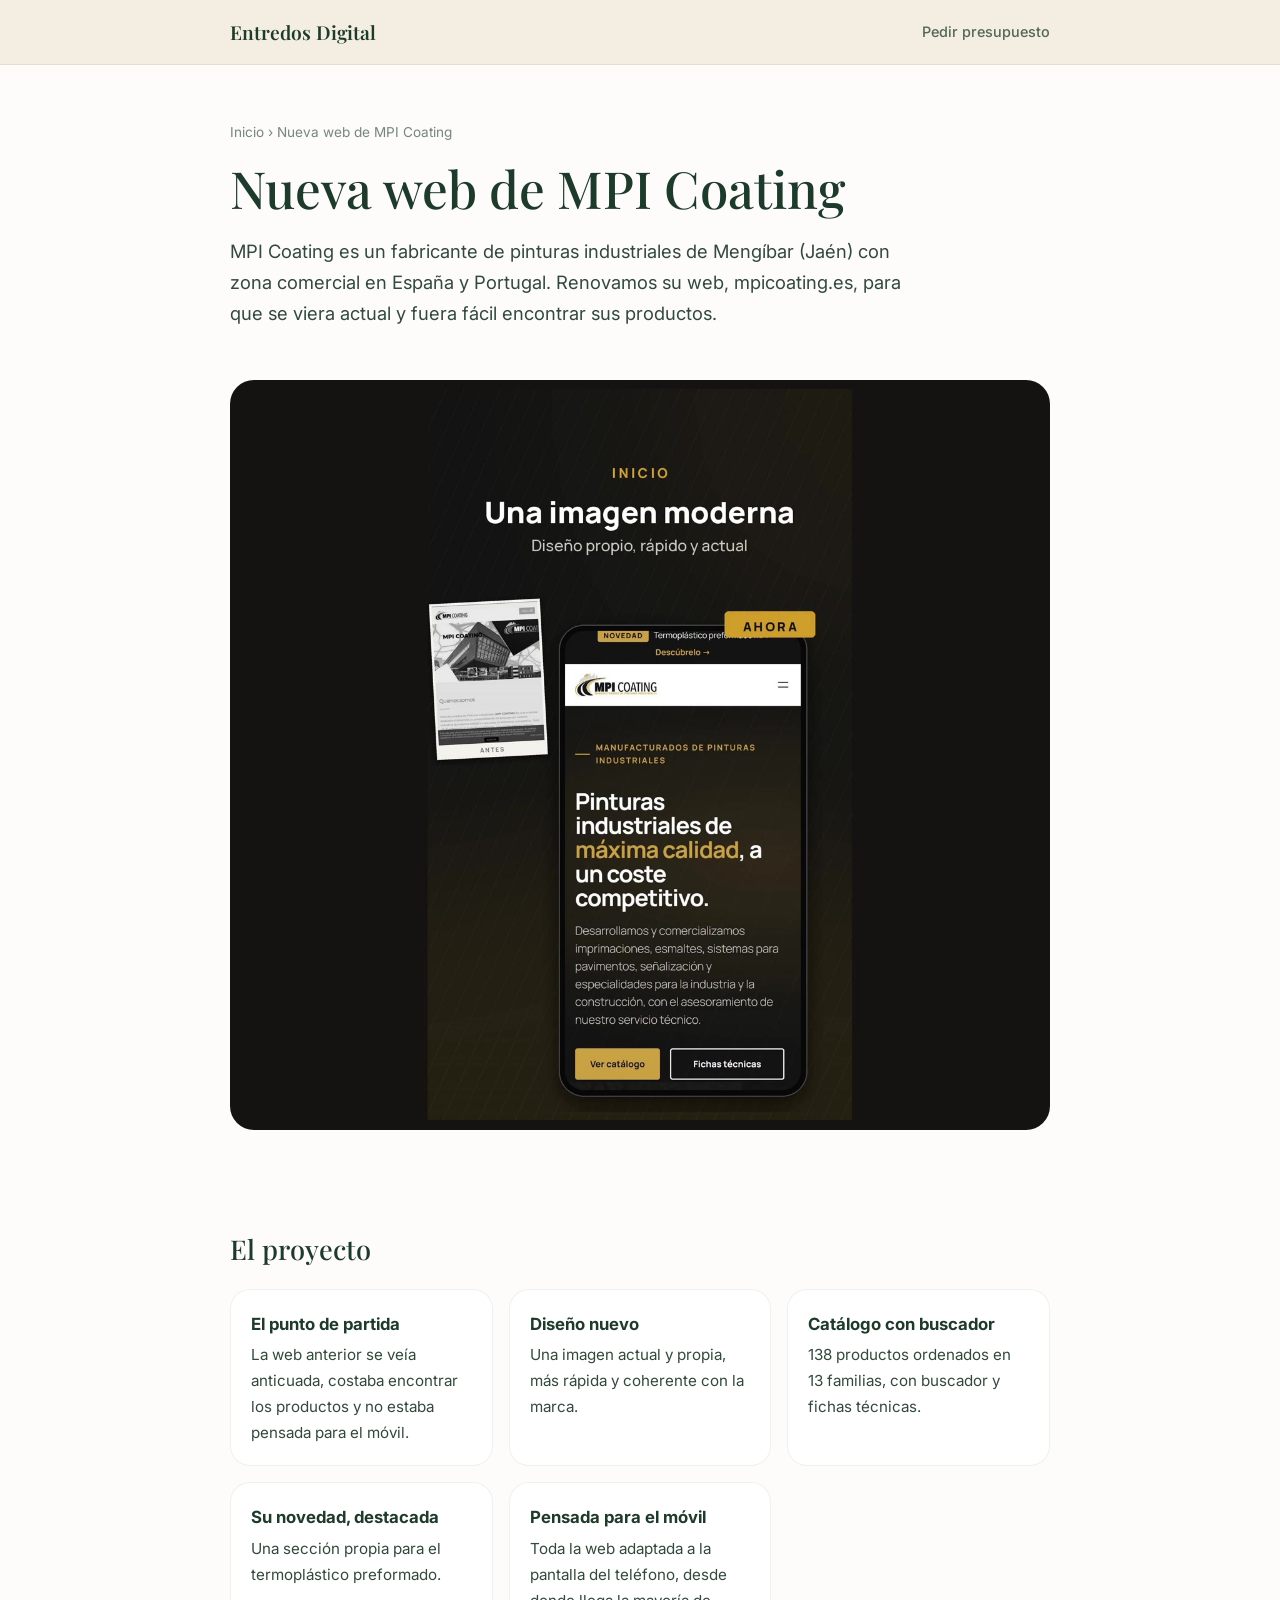
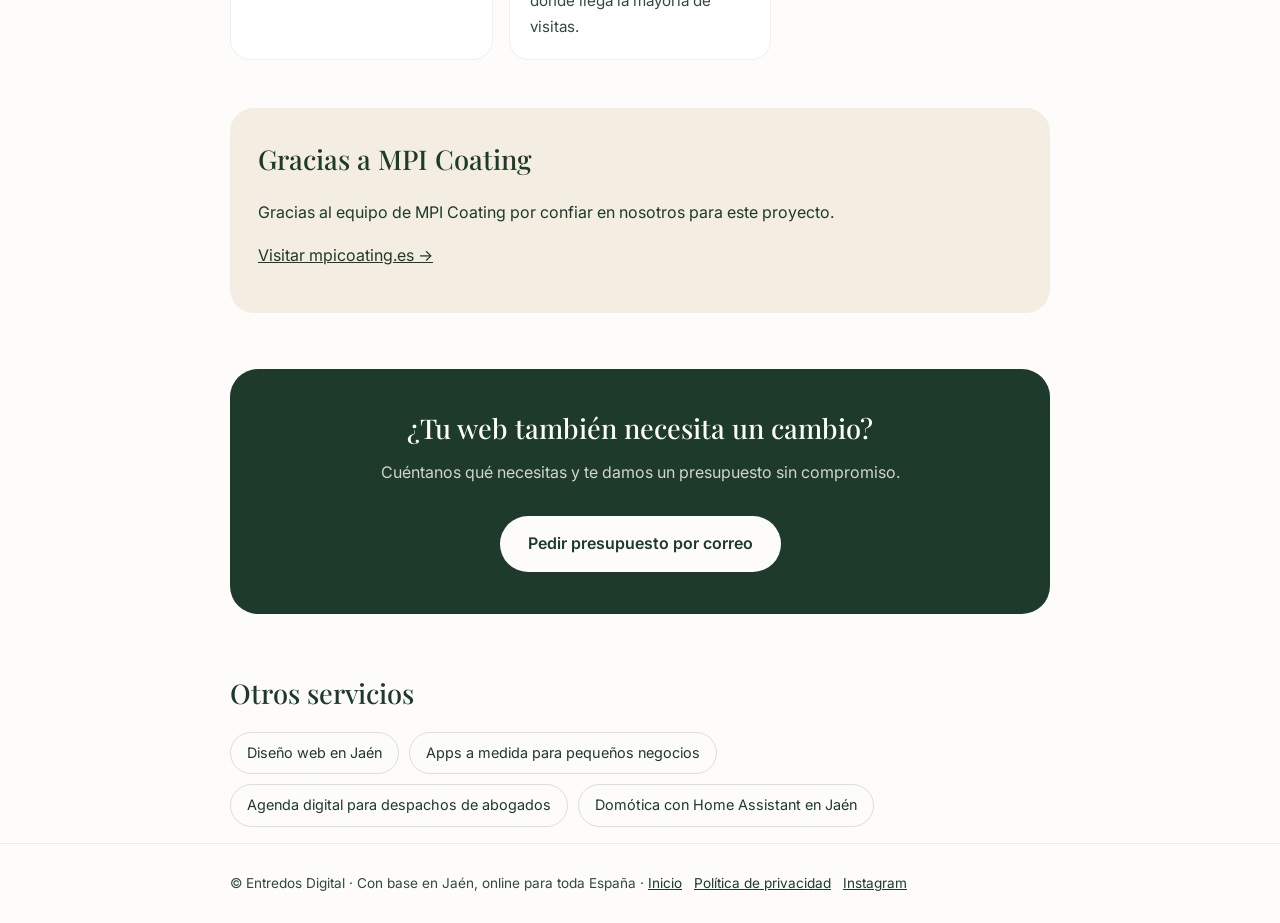
<file: proyectos/mpi-coating/index.html>
<!doctype html>
<html lang="es">
<head>
<meta charset="UTF-8" />
<meta name="viewport" content="width=device-width, initial-scale=1.0" />
<title>Caso de éxito: nueva web de MPI Coating | Entredos Digital</title>
<meta name="description" content="Cómo renovamos la web de MPI Coating, fabricante de pinturas industriales: nuevo diseño, catálogo con buscador de 138 productos y versión móvil." />
<meta name="robots" content="index, follow, max-image-preview:large" />
<link rel="canonical" href="https://entredosdigital.netlify.app/proyectos/mpi-coating/" />
<meta property="og:type" content="website" />
<meta property="og:locale" content="es_ES" />
<meta property="og:site_name" content="Entredos Digital" />
<meta property="og:url" content="https://entredosdigital.netlify.app/proyectos/mpi-coating/" />
<meta property="og:title" content="Caso de éxito: nueva web de MPI Coating | Entredos Digital" />
<meta property="og:description" content="Cómo renovamos la web de MPI Coating, fabricante de pinturas industriales: nuevo diseño, catálogo con buscador de 138 productos y versión móvil." />
<meta property="og:image" content="https://entredosdigital.netlify.app/assets/mpi-coating-1pWIpte_.jpg" />
<meta name="twitter:card" content="summary_large_image" />
<link rel="icon" type="image/png" href="/favicon.png" />
<link rel="apple-touch-icon" href="/apple-touch-icon.png" />
<meta name="theme-color" content="#1E3A2B" />
<link rel="preconnect" href="https://fonts.googleapis.com" />
<link rel="preconnect" href="https://fonts.gstatic.com" crossorigin />
<link href="https://fonts.googleapis.com/css2?family=Inter:wght@400;500;600&family=Playfair+Display:wght@500;600&display=swap" rel="stylesheet" />
<style>
:root{--crema:#F3EDE2;--fondo:#fdfcfb;--verde:#1E3A2B;--acento:#2F6B47;--texto:#33493b}
*{box-sizing:border-box}
body{margin:0;background:var(--fondo);color:var(--verde);font:16px/1.7 Inter,system-ui,sans-serif;-webkit-font-smoothing:antialiased}
a{color:var(--verde)}
.wrap{max-width:860px;margin:0 auto;padding:0 20px}
header{background:var(--crema);border-bottom:1px solid rgba(30,58,43,.08)}
header .wrap{display:flex;align-items:center;justify-content:space-between;height:64px}
header a{text-decoration:none}
.marca{font-family:"Playfair Display",serif;font-weight:600;font-size:1.2rem}
.volver{font-size:.9rem;font-weight:500;opacity:.75}
.hero{padding:56px 0 32px}
.migas{font-size:.85rem;opacity:.6;margin-bottom:16px}
.migas a{text-decoration:none}
h1{font-family:"Playfair Display",serif;font-weight:500;font-size:clamp(2.1rem,6vw,3.2rem);line-height:1.12;margin:0 0 16px}
h2{font-family:"Playfair Display",serif;font-weight:500;font-size:1.7rem;margin:48px 0 16px}
h3{font-size:1.05rem;margin:0 0 4px}
.lead{font-size:1.15rem;color:var(--texto);max-width:680px}
.foto{width:100%;border-radius:24px;margin:32px 0 8px;aspect-ratio:16/10;object-fit:cover;background:var(--crema)}
.lista{display:grid;gap:16px;grid-template-columns:repeat(auto-fit,minmax(240px,1fr));padding:0;list-style:none}
.lista li{background:#fff;border:1px solid rgba(30,58,43,.07);border-radius:20px;padding:20px}
.lista p,.paso p,.faq p{margin:0;color:var(--texto);font-size:.95rem}
.pasos{display:grid;gap:16px;grid-template-columns:repeat(auto-fit,minmax(220px,1fr))}
.paso{border-left:3px solid var(--acento);padding:4px 0 4px 16px}
.ejemplo{background:var(--crema);border-radius:24px;padding:28px;margin-top:48px}
.ejemplo h2{margin-top:0}
.faq details{border-bottom:1px solid rgba(30,58,43,.1);padding:14px 0}
.faq summary{cursor:pointer;font-weight:600}
.faq p{margin-top:8px}
.cta{background:var(--verde);color:var(--fondo);border-radius:28px;padding:36px 28px;margin:56px 0;text-align:center}
.cta h2{margin:0 0 8px;color:var(--fondo)}
.cta p{opacity:.8;margin:0 0 24px}
.btn{display:inline-block;padding:14px 28px;border-radius:999px;font-weight:600;text-decoration:none;margin:6px}
.btn-claro{background:var(--fondo);color:var(--verde)}
.btn-borde{border:1px solid rgba(253,252,251,.5);color:var(--fondo)}
.otros{display:flex;flex-wrap:wrap;gap:10px;padding:0;list-style:none}
.otros a{display:inline-block;padding:8px 16px;border:1px solid rgba(30,58,43,.15);border-radius:999px;text-decoration:none;font-size:.9rem}
footer{border-top:1px solid rgba(30,58,43,.08);padding:28px 0;font-size:.85rem;color:var(--texto)}
footer a{margin-right:12px}
</style>
<script type="application/ld+json">[{"@context":"https://schema.org","@type":"Article","headline":"Nueva web de MPI Coating","description":"Cómo renovamos la web de MPI Coating, fabricante de pinturas industriales: nuevo diseño, catálogo con buscador de 138 productos y versión móvil.","image":"https://entredosdigital.netlify.app/assets/mpi-coating-1pWIpte_.jpg","author":{"@type":"Organization","name":"Entredos Digital"},"url":"https://entredosdigital.netlify.app/proyectos/mpi-coating/"},{"@context":"https://schema.org","@type":"BreadcrumbList","itemListElement":[{"@type":"ListItem","position":1,"name":"Inicio","item":"https://entredosdigital.netlify.app/"},{"@type":"ListItem","position":2,"name":"Nueva web de MPI Coating","item":"https://entredosdigital.netlify.app/proyectos/mpi-coating/"}]}]</script>
</head>
<body>
<header><div class="wrap"><a class="marca" href="/">Entredos Digital</a><a class="volver" href="/#contacto">Pedir presupuesto</a></div></header>
<main class="wrap">
  <section class="hero">
    <nav class="migas" aria-label="Migas de pan"><a href="/">Inicio</a> › Nueva web de MPI Coating</nav>
    <h1>Nueva web de MPI Coating</h1>
    <p class="lead">MPI Coating es un fabricante de pinturas industriales de Mengíbar (Jaén) con zona comercial en España y Portugal. Renovamos su web, mpicoating.es, para que se viera actual y fuera fácil encontrar sus productos.</p>
    <img class="foto" src="/assets/mpi-coating-1pWIpte_.jpg" alt="Nueva web de MPI Coating" width="1200" height="750" loading="eager" />
  </section>

  <h2>El proyecto</h2>
  <ul class="lista">
    <li><h3>El punto de partida</h3><p>La web anterior se veía anticuada, costaba encontrar los productos y no estaba pensada para el móvil.</p></li>
    <li><h3>Diseño nuevo</h3><p>Una imagen actual y propia, más rápida y coherente con la marca.</p></li>
    <li><h3>Catálogo con buscador</h3><p>138 productos ordenados en 13 familias, con buscador y fichas técnicas.</p></li>
    <li><h3>Su novedad, destacada</h3><p>Una sección propia para el termoplástico preformado.</p></li>
    <li><h3>Pensada para el móvil</h3><p>Toda la web adaptada a la pantalla del teléfono, desde donde llega la mayoría de visitas.</p></li>
  </ul>

  

  <section class="ejemplo">
    <h2>Gracias a MPI Coating</h2>
    <p>Gracias al equipo de MPI Coating por confiar en nosotros para este proyecto.</p>
    <p><a href="https://mpicoating.es" target="_blank" rel="noopener">Visitar mpicoating.es →</a></p>
  </section>

  

  <section class="cta">
    <h2>¿Tu web también necesita un cambio?</h2>
    <p>Cuéntanos qué necesitas y te damos un presupuesto sin compromiso.</p>
    
    <a class="btn btn-claro" href="/#contacto">Pedir presupuesto por correo</a>
  </section>

  <h2>Otros servicios</h2>
  <ul class="otros">
    <li><a href="/diseno-web-jaen/">Diseño web en Jaén</a></li>
    <li><a href="/apps-a-medida/">Apps a medida para pequeños negocios</a></li>
    <li><a href="/agenda-abogados/">Agenda digital para despachos de abogados</a></li>
    <li><a href="/domotica-home-assistant-jaen/">Domótica con Home Assistant en Jaén</a></li>
  </ul>
</main>
<footer><div class="wrap">© Entredos Digital · Con base en Jaén, online para toda España · <a href="/">Inicio</a><a href="/privacidad/">Política de privacidad</a><a href="https://www.instagram.com/entredos.digital" target="_blank" rel="noopener">Instagram</a></div></footer>
</body>
</html>
</file>
